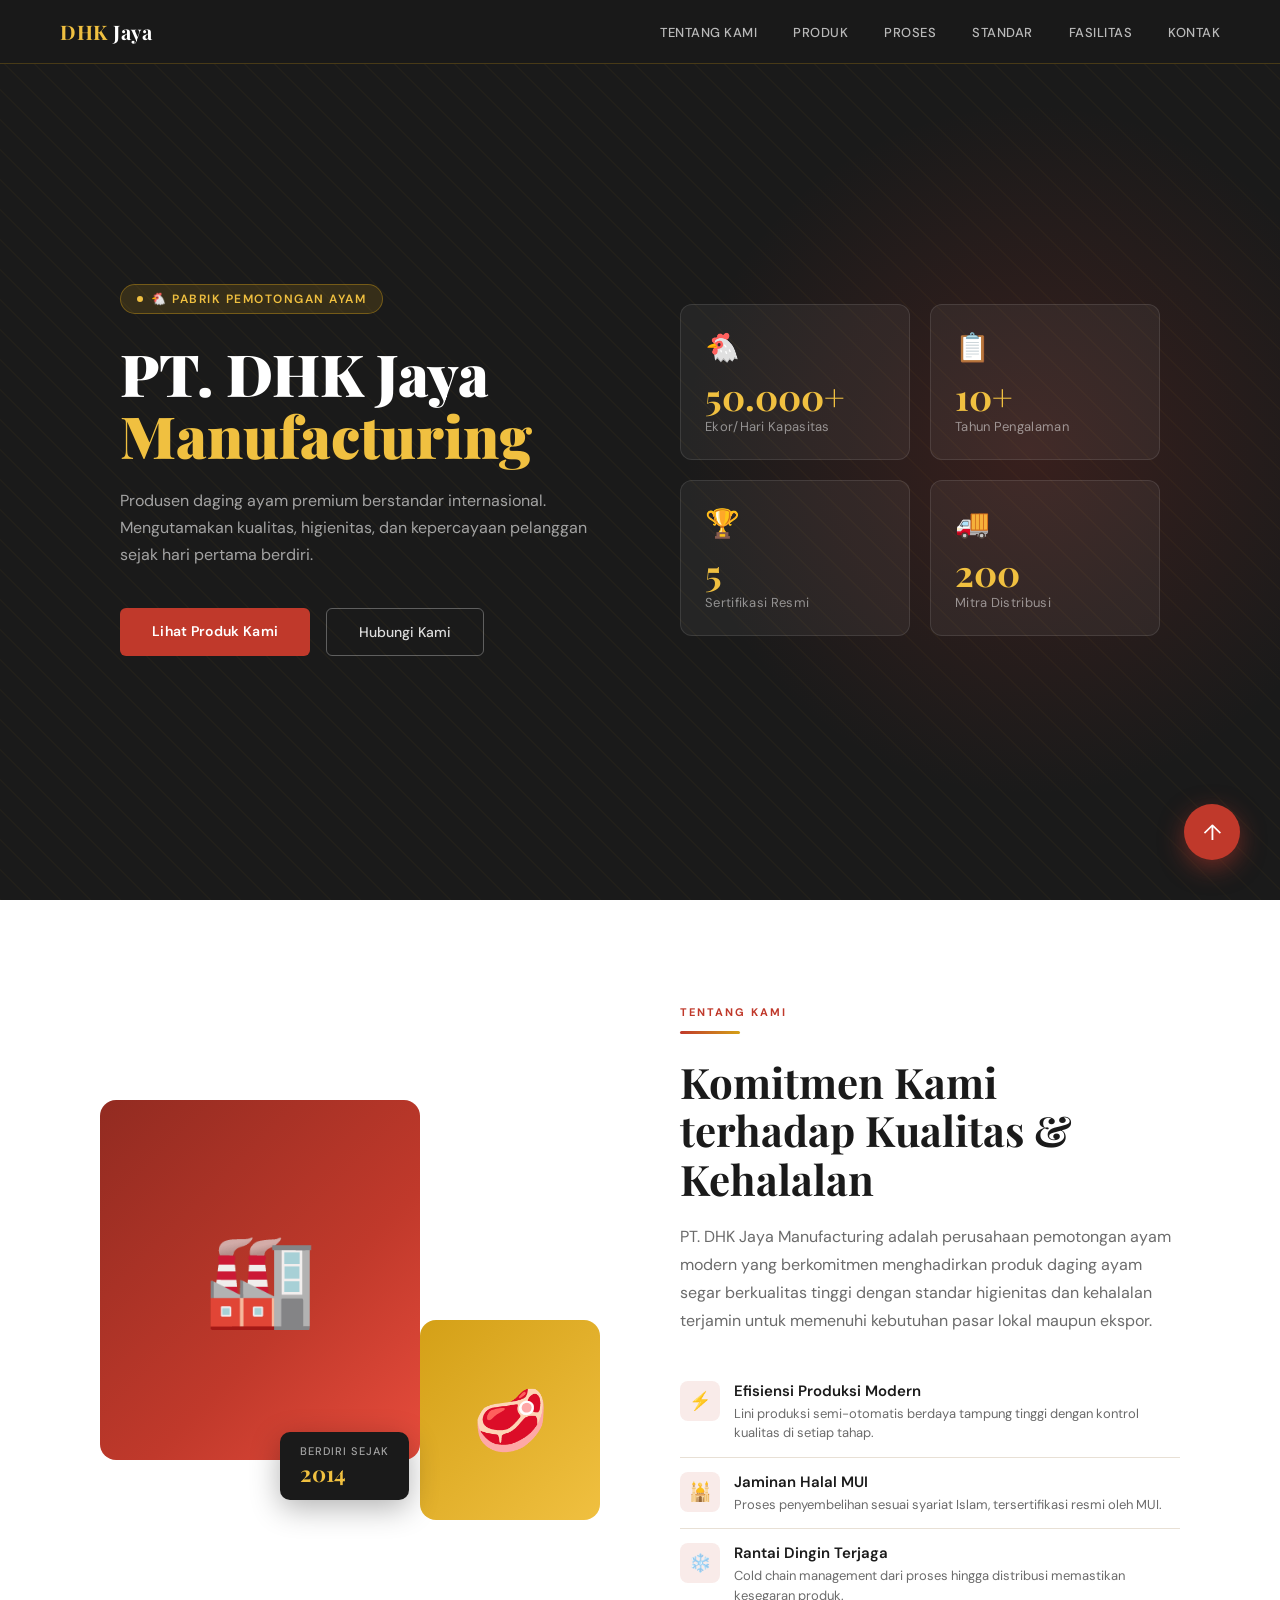
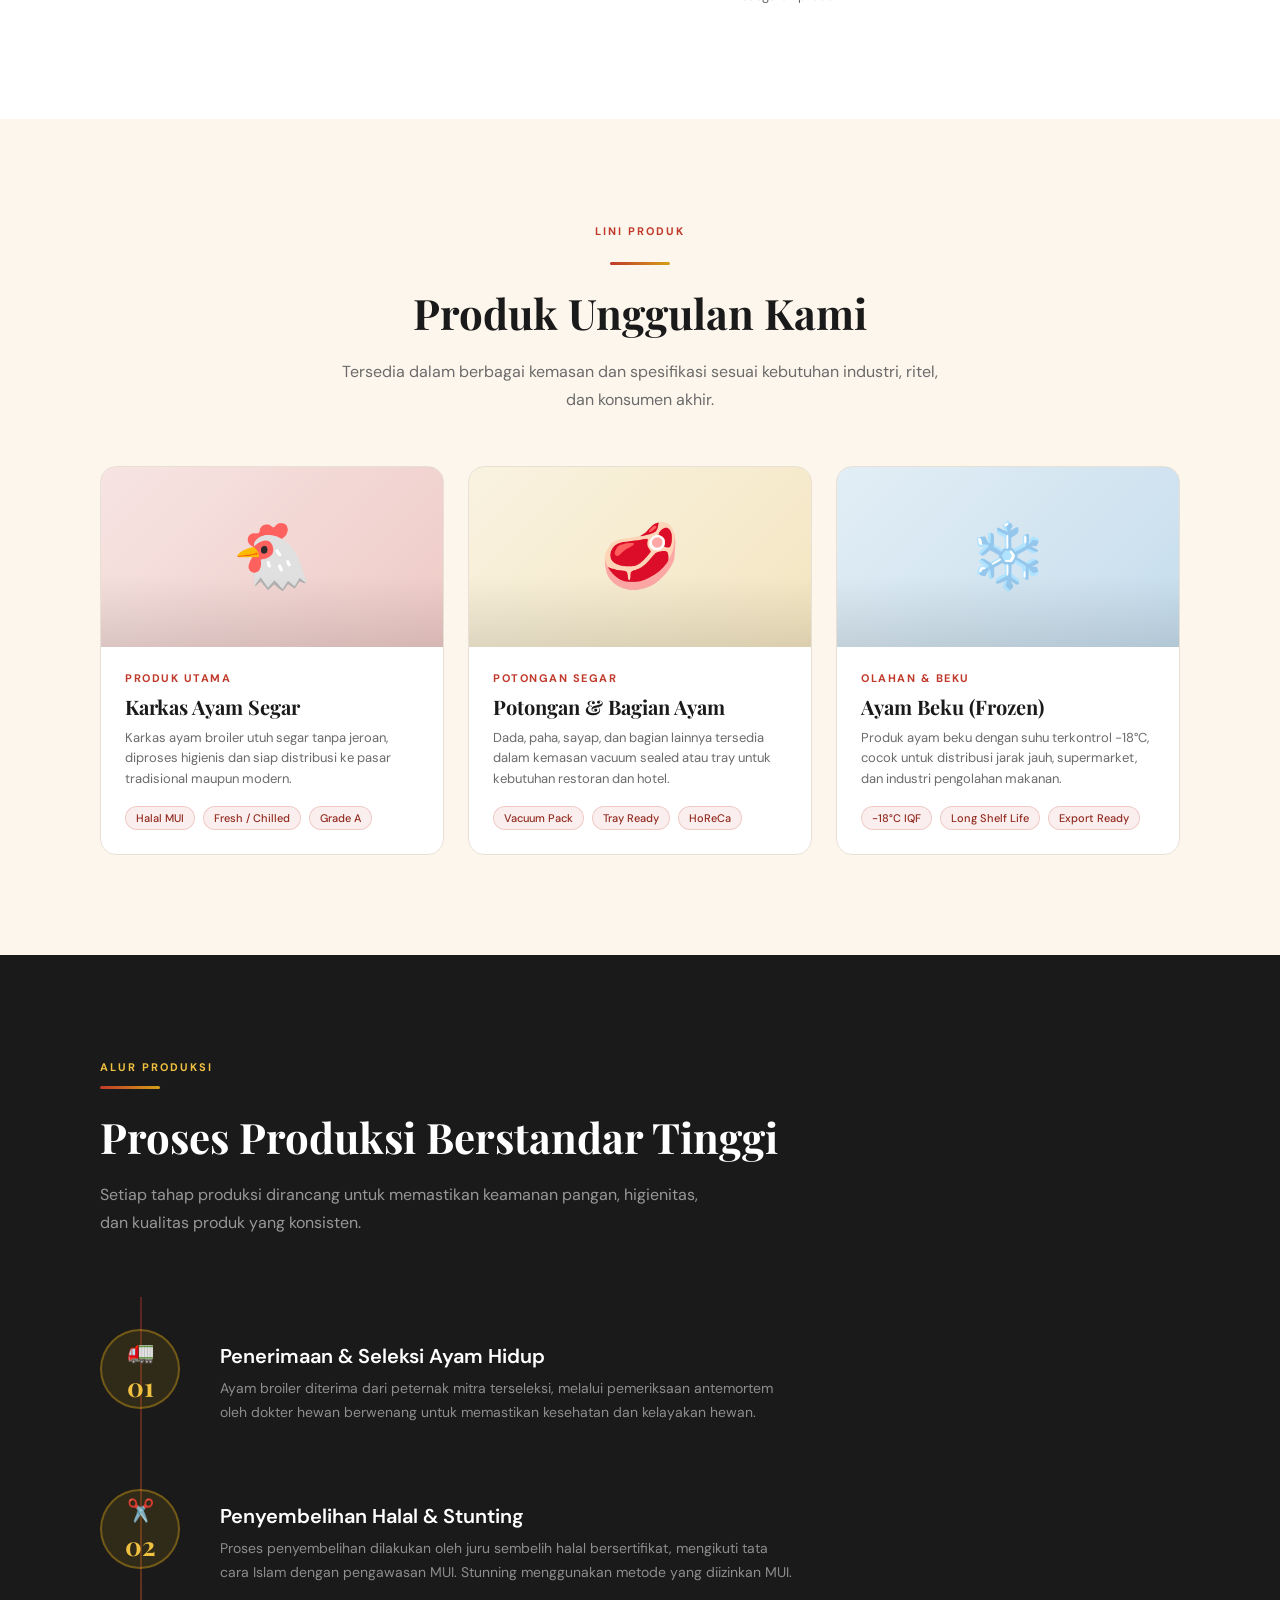
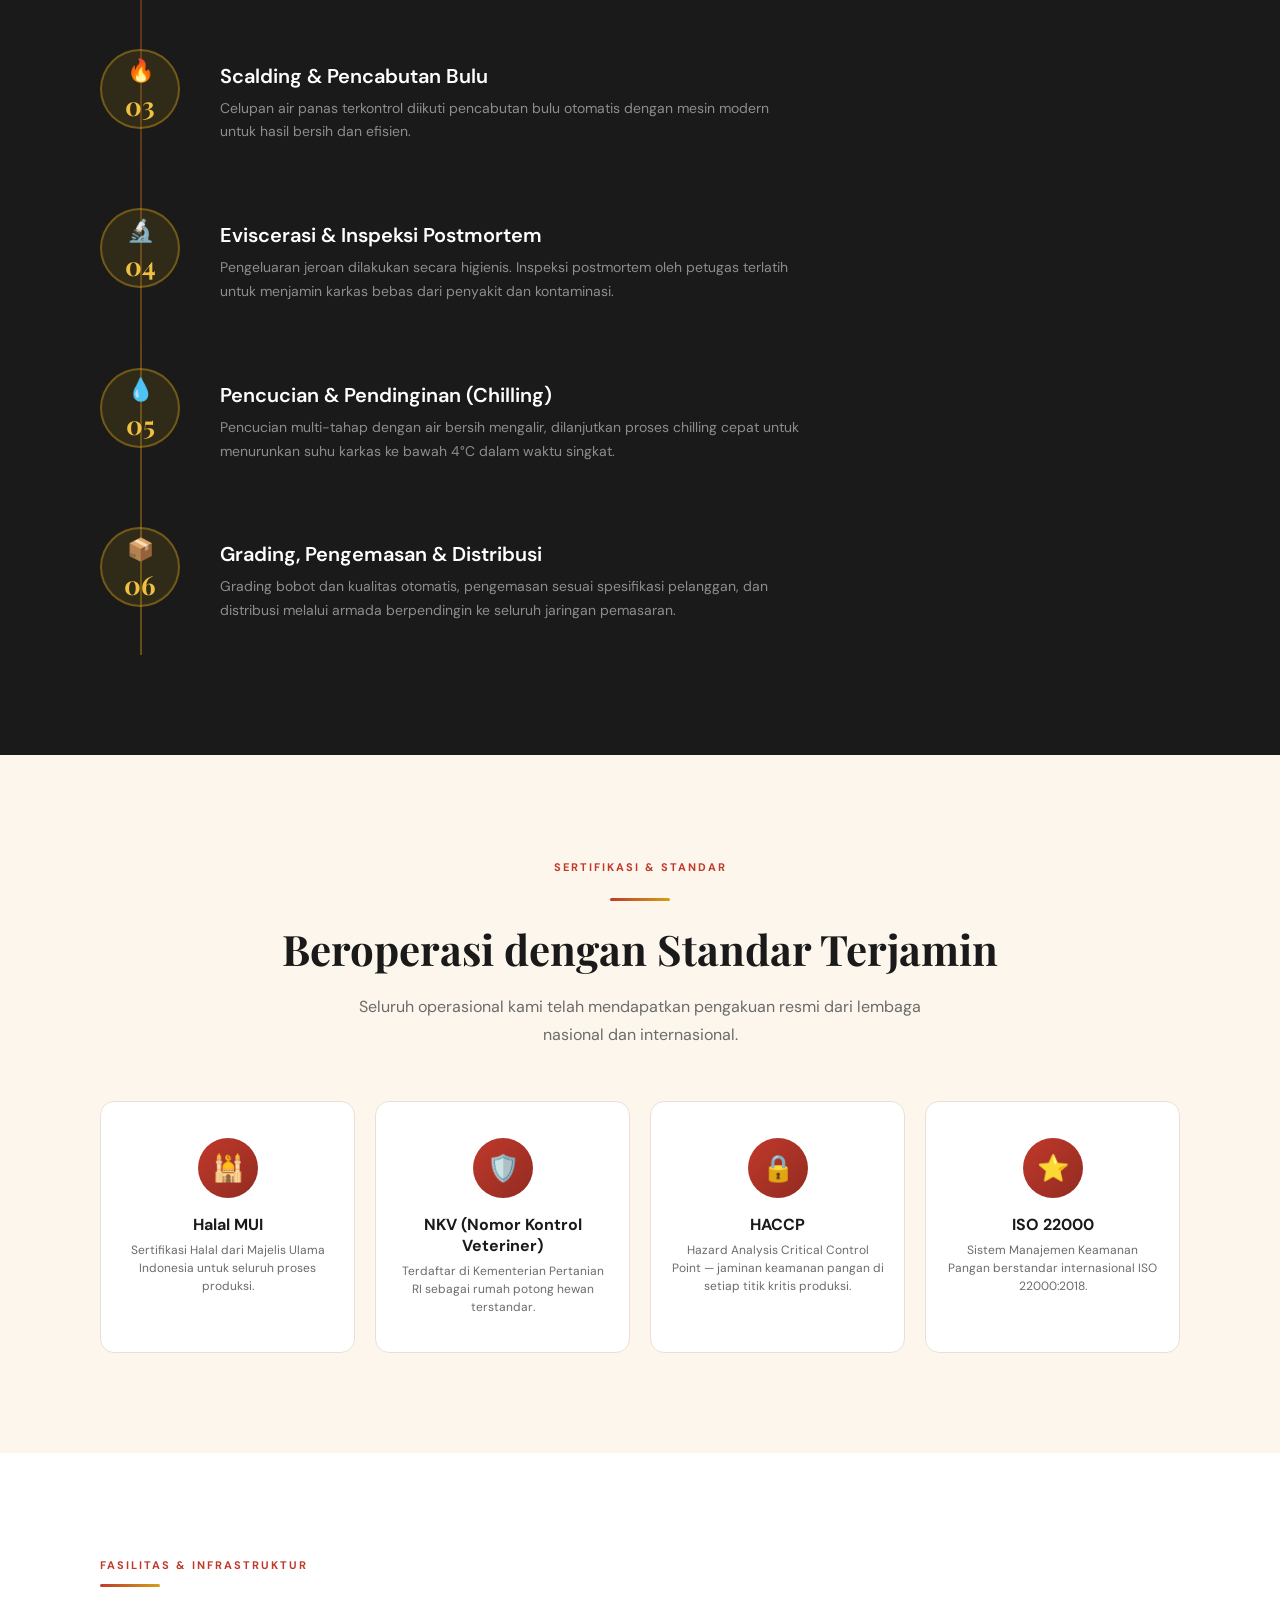
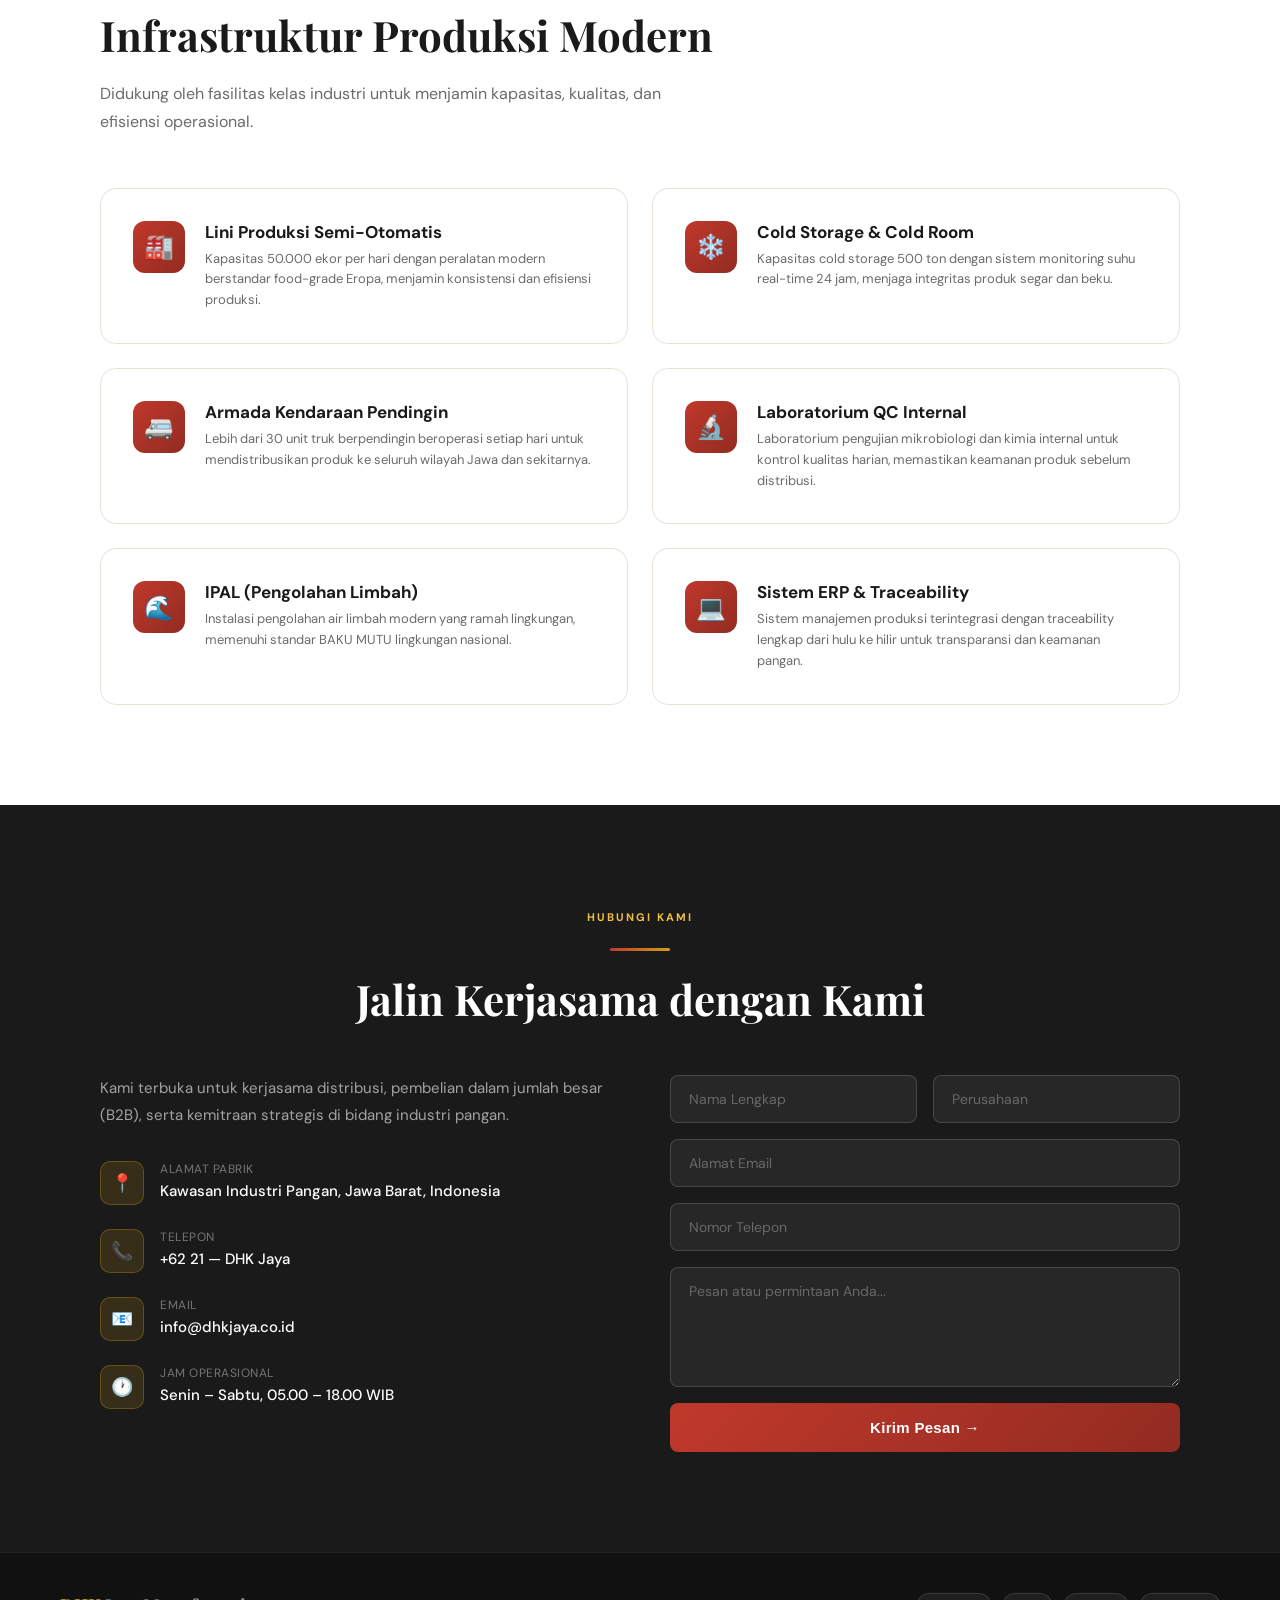
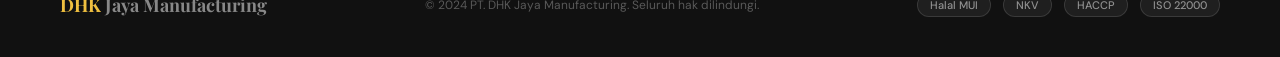
<file: compro_dhkjaya.html>
<!DOCTYPE html>
<html lang="id">

<head>
  <meta charset="UTF-8">
  <meta name="viewport" content="width=device-width, initial-scale=1.0">
  <title>PT. DHK Jaya Manufacturing — Company Profile</title>
  <link rel="preconnect" href="https://fonts.googleapis.com">
  <link
    href="https://fonts.googleapis.com/css2?family=Playfair+Display:wght@700;900&family=DM+Sans:wght@300;400;500;600&display=swap"
    rel="stylesheet">
  <style>
    :root {
      --red: #C0392B;
      --red-dark: #922B21;
      --red-light: #E74C3C;
      --gold: #D4A017;
      --gold-light: #F0C040;
      --cream: #FDF6EC;
      --cream-dark: #F5E8D0;
      --charcoal: #1A1A1A;
      --charcoal-mid: #2C2C2C;
      --gray: #6B6B6B;
      --gray-light: #E8E0D5;
      --white: #FFFFFF;
    }

    * {
      margin: 0;
      padding: 0;
      box-sizing: border-box;
    }

    html {
      scroll-behavior: smooth;
      overflow-x: hidden;
    }

    body {
      font-family: 'DM Sans', sans-serif;
      background: var(--cream);
      color: var(--charcoal);
      overflow-x: hidden;
      width: 100%;
    }

    /* ── NAVBAR ── */
    nav {
      position: fixed;
      top: 0;
      left: 0;
      right: 0;
      z-index: 100;
      display: flex;
      align-items: center;
      justify-content: space-between;
      padding: 18px 60px;
      background: rgba(26, 26, 26, 0.95);
      backdrop-filter: blur(12px);
      border-bottom: 1px solid rgba(212, 160, 23, 0.25);
      animation: slideDown .6s ease both;
      width: 100%;
      box-sizing: border-box;
      overflow: hidden;
    }

    .nav-logo {
      font-family: 'Playfair Display', serif;
      font-size: 20px;
      font-weight: 700;
      color: var(--gold-light);
      letter-spacing: .5px;
    }

    .nav-logo span {
      color: var(--white);
    }

    .nav-links {
      display: flex;
      gap: 36px;
      list-style: none;
    }

    .nav-links a {
      color: rgba(255, 255, 255, .7);
      text-decoration: none;
      font-size: 13px;
      font-weight: 500;
      letter-spacing: .5px;
      text-transform: uppercase;
      transition: color .3s;
    }

    .nav-links a:hover {
      color: var(--gold-light);
    }

    /* ── HERO ── */
    #hero {
      min-height: 100vh;
      background: var(--charcoal);
      position: relative;
      display: flex;
      align-items: center;
      overflow: hidden;
      width: 100%;
    }

    .hero-bg-pattern {
      position: absolute;
      inset: 0;
      background-image:
        repeating-linear-gradient(45deg, rgba(212, 160, 23, .04) 0, rgba(212, 160, 23, .04) 1px, transparent 0, transparent 50%);
      background-size: 30px 30px;
    }

    .hero-accent {
      position: absolute;
      right: -100px;
      top: 50%;
      transform: translateY(-50%);
      width: 700px;
      height: 700px;
      border-radius: 50%;
      background: radial-gradient(circle, rgba(192, 57, 43, .18) 0%, transparent 70%);
      animation: pulse 6s ease-in-out infinite;
    }

    .hero-content {
      position: relative;
      max-width: 1200px;
      margin: 0 auto;
      padding: 120px 60px 80px;
      display: grid;
      grid-template-columns: 1fr 1fr;
      gap: 80px;
      align-items: center;
    }

    .hero-badge {
      display: inline-flex;
      align-items: center;
      gap: 8px;
      background: rgba(212, 160, 23, .15);
      border: 1px solid rgba(212, 160, 23, .4);
      border-radius: 100px;
      padding: 6px 16px;
      font-size: 12px;
      font-weight: 600;
      color: var(--gold-light);
      letter-spacing: 1.5px;
      text-transform: uppercase;
      margin-bottom: 28px;
      animation: fadeUp .8s .2s ease both;
    }

    .hero-badge::before {
      content: '';
      width: 6px;
      height: 6px;
      border-radius: 50%;
      background: var(--gold-light);
      animation: blink 1.5s infinite;
    }

    .hero-title {
      font-family: 'Playfair Display', serif;
      font-size: 58px;
      font-weight: 900;
      line-height: 1.08;
      color: var(--white);
      animation: fadeUp .8s .4s ease both;
    }

    .hero-title .highlight {
      color: var(--gold-light);
      display: block;
    }

    .hero-tagline {
      margin-top: 20px;
      font-size: 16px;
      line-height: 1.7;
      color: rgba(255, 255, 255, .6);
      max-width: 480px;
      animation: fadeUp .8s .6s ease both;
    }

    .hero-cta {
      display: flex;
      gap: 16px;
      margin-top: 40px;
      animation: fadeUp .8s .8s ease both;
    }

    .btn-primary {
      background: var(--red);
      color: white;
      border: none;
      padding: 14px 32px;
      border-radius: 6px;
      font-size: 14px;
      font-weight: 600;
      cursor: pointer;
      text-decoration: none;
      transition: background .3s, transform .2s;
      letter-spacing: .3px;
    }

    .btn-primary:hover {
      background: var(--red-light);
      transform: translateY(-2px);
    }

    .btn-outline {
      background: transparent;
      color: rgba(255, 255, 255, .85);
      border: 1px solid rgba(255, 255, 255, .3);
      padding: 14px 32px;
      border-radius: 6px;
      font-size: 14px;
      font-weight: 500;
      cursor: pointer;
      text-decoration: none;
      transition: border-color .3s, color .3s, transform .2s;
    }

    .btn-outline:hover {
      border-color: var(--gold-light);
      color: var(--gold-light);
      transform: translateY(-2px);
    }

    .hero-stats {
      display: grid;
      grid-template-columns: 1fr 1fr;
      gap: 20px;
      animation: fadeUp .8s 1s ease both;
    }

    .stat-card {
      background: rgba(255, 255, 255, .05);
      border: 1px solid rgba(255, 255, 255, .1);
      border-radius: 12px;
      padding: 24px;
      transition: background .3s, border-color .3s, transform .3s;
    }

    .stat-card:hover {
      background: rgba(212, 160, 23, .08);
      border-color: rgba(212, 160, 23, .4);
      transform: translateY(-4px);
    }

    .stat-icon {
      font-size: 28px;
      margin-bottom: 12px;
    }

    .stat-number {
      font-size: 36px;
      font-weight: 700;
      color: var(--gold-light);
      font-family: 'Playfair Display', serif;
      line-height: 1;
    }

    .stat-label {
      font-size: 13px;
      color: rgba(255, 255, 255, .5);
      margin-top: 4px;
      letter-spacing: .3px;
    }

    /* ── SECTIONS COMMON ── */
    section {
      padding: 100px 60px;
      max-width: 1200px;
      margin: 0 auto;
    }

    .section-tag {
      display: inline-block;
      font-size: 11px;
      font-weight: 700;
      letter-spacing: 2px;
      text-transform: uppercase;
      color: var(--red);
      margin-bottom: 12px;
    }

    .section-title {
      font-family: 'Playfair Display', serif;
      font-size: 42px;
      font-weight: 700;
      line-height: 1.15;
      color: var(--charcoal);
      margin-bottom: 20px;
    }

    .section-desc {
      font-size: 16px;
      line-height: 1.75;
      color: var(--gray);
      max-width: 600px;
    }

    .divider {
      width: 60px;
      height: 3px;
      background: linear-gradient(90deg, var(--red), var(--gold));
      border-radius: 2px;
      margin-bottom: 24px;
    }

    /* ── ABOUT ── */
    #about {
      background: var(--white);
      max-width: 100%;
      padding: 100px 0;
    }

    .about-inner {
      max-width: 1200px;
      margin: 0 auto;
      padding: 0 60px;
      display: grid;
      grid-template-columns: 1fr 1fr;
      gap: 80px;
      align-items: center;
    }

    .about-visual {
      position: relative;
      height: 420px;
    }

    .about-img-block {
      position: absolute;
      border-radius: 16px;
      overflow: hidden;
    }

    .about-img-main {
      width: 320px;
      height: 360px;
      top: 0;
      left: 0;
      background: linear-gradient(135deg, var(--red-dark) 0%, var(--red) 60%, var(--red-light) 100%);
      display: flex;
      align-items: center;
      justify-content: center;
      font-size: 90px;
      animation: scaleIn .8s ease both;
    }

    .about-img-accent {
      width: 180px;
      height: 200px;
      bottom: 0;
      right: 0;
      background: linear-gradient(135deg, var(--gold) 0%, var(--gold-light) 100%);
      display: flex;
      align-items: center;
      justify-content: center;
      font-size: 60px;
      animation: scaleIn .8s .3s ease both;
    }

    .about-year-badge {
      position: absolute;
      bottom: 20px;
      left: 180px;
      background: var(--charcoal);
      color: var(--gold-light);
      padding: 12px 20px;
      border-radius: 10px;
      font-family: 'Playfair Display', serif;
      font-size: 22px;
      font-weight: 700;
      z-index: 10;
      box-shadow: 0 8px 30px rgba(0, 0, 0, .3);
      animation: fadeUp .8s .6s ease both;
    }

    .about-year-badge small {
      display: block;
      font-family: 'DM Sans', sans-serif;
      font-size: 11px;
      font-weight: 500;
      color: rgba(255, 255, 255, .6);
      letter-spacing: 1px;
      text-transform: uppercase;
    }

    .value-list {
      list-style: none;
      margin-top: 32px;
    }

    .value-list li {
      display: flex;
      align-items: flex-start;
      gap: 14px;
      padding: 14px 0;
      border-bottom: 1px solid var(--gray-light);
      animation: fadeLeft .6s ease both;
    }

    .value-list li:last-child {
      border-bottom: none;
    }

    .v-icon {
      width: 40px;
      height: 40px;
      flex-shrink: 0;
      border-radius: 8px;
      background: rgba(192, 57, 43, .1);
      display: flex;
      align-items: center;
      justify-content: center;
      font-size: 18px;
    }

    .v-title {
      font-weight: 600;
      font-size: 15px;
      margin-bottom: 3px;
    }

    .v-desc {
      font-size: 13px;
      color: var(--gray);
      line-height: 1.5;
    }

    /* ── PRODUCTS ── */
    #products {
      background: var(--cream);
    }

    .products-grid {
      display: grid;
      grid-template-columns: repeat(3, 1fr);
      gap: 24px;
      margin-top: 52px;
    }

    .product-card {
      background: var(--white);
      border-radius: 16px;
      overflow: hidden;
      border: 1px solid var(--gray-light);
      transition: transform .35s cubic-bezier(.25, .8, .25, 1), box-shadow .35s;
      cursor: default;
    }

    .product-card:hover {
      transform: translateY(-8px);
      box-shadow: 0 20px 60px rgba(192, 57, 43, .12);
    }

    .product-img {
      height: 180px;
      display: flex;
      align-items: center;
      justify-content: center;
      font-size: 64px;
      position: relative;
      overflow: hidden;
    }

    .product-img::after {
      content: '';
      position: absolute;
      inset: 0;
      background: linear-gradient(180deg, transparent 60%, rgba(0, 0, 0, .1));
    }

    .product-body {
      padding: 24px;
    }

    .product-tag {
      font-size: 11px;
      font-weight: 700;
      letter-spacing: 1.5px;
      text-transform: uppercase;
      color: var(--red);
      margin-bottom: 8px;
    }

    .product-name {
      font-family: 'Playfair Display', serif;
      font-size: 20px;
      font-weight: 700;
      margin-bottom: 8px;
    }

    .product-desc {
      font-size: 13px;
      color: var(--gray);
      line-height: 1.6;
    }

    .product-features {
      margin-top: 16px;
      display: flex;
      flex-wrap: wrap;
      gap: 8px;
    }

    .feat-chip {
      font-size: 11px;
      font-weight: 500;
      padding: 4px 10px;
      background: rgba(192, 57, 43, .08);
      color: var(--red-dark);
      border-radius: 100px;
      border: 1px solid rgba(192, 57, 43, .2);
    }

    /* ── PROCESS ── */
    #process {
      background: var(--charcoal);
      max-width: 100%;
      padding: 100px 0;
    }

    .process-inner {
      max-width: 1200px;
      margin: 0 auto;
      padding: 0 60px;
    }

    .process-inner .section-title {
      color: var(--white);
    }

    .process-inner .section-desc {
      color: rgba(255, 255, 255, .55);
    }

    .process-inner .section-tag {
      color: var(--gold-light);
    }

    .steps-timeline {
      margin-top: 60px;
      position: relative;
    }

    .steps-timeline::before {
      content: '';
      position: absolute;
      left: 40px;
      top: 0;
      bottom: 0;
      width: 2px;
      background: linear-gradient(180deg, var(--red) 0%, var(--gold) 100%);
      opacity: .4;
    }

    .step {
      display: flex;
      gap: 40px;
      align-items: flex-start;
      padding: 32px 0;
      animation: fadeLeft .6s ease both;
    }

    .step-num {
      flex-shrink: 0;
      width: 80px;
      height: 80px;
      border-radius: 50%;
      background: rgba(212, 160, 23, .12);
      border: 2px solid rgba(212, 160, 23, .4);
      display: flex;
      align-items: center;
      justify-content: center;
      font-family: 'Playfair Display', serif;
      font-size: 26px;
      font-weight: 700;
      color: var(--gold-light);
      flex-direction: column;
      position: relative;
      z-index: 1;
      transition: background .3s, border-color .3s, transform .3s;
    }

    .step:hover .step-num {
      background: rgba(212, 160, 23, .25);
      border-color: var(--gold-light);
      transform: scale(1.08);
    }

    .step-body {
      padding-top: 14px;
    }

    .step-title {
      font-size: 20px;
      font-weight: 600;
      color: var(--white);
      margin-bottom: 8px;
    }

    .step-desc {
      font-size: 14px;
      line-height: 1.7;
      color: rgba(255, 255, 255, .5);
      max-width: 580px;
    }

    .step-icon {
      font-size: 22px;
      margin-bottom: 4px;
    }

    /* ── STANDARDS ── */
    #standards {
      background: var(--cream);
    }

    .standards-grid {
      display: grid;
      grid-template-columns: repeat(4, 1fr);
      gap: 20px;
      margin-top: 52px;
    }

    .std-card {
      text-align: center;
      padding: 36px 20px;
      border-radius: 14px;
      background: var(--white);
      border: 1px solid var(--gray-light);
      transition: transform .3s, box-shadow .3s, border-color .3s;
    }

    .std-card:hover {
      transform: translateY(-6px);
      box-shadow: 0 16px 40px rgba(0, 0, 0, .08);
      border-color: var(--red);
    }

    .std-badge {
      width: 60px;
      height: 60px;
      border-radius: 50%;
      background: linear-gradient(135deg, var(--red) 0%, var(--red-dark) 100%);
      display: flex;
      align-items: center;
      justify-content: center;
      font-size: 26px;
      margin: 0 auto 16px;
      color: white;
    }

    .std-name {
      font-weight: 700;
      font-size: 16px;
      margin-bottom: 6px;
    }

    .std-desc {
      font-size: 12px;
      color: var(--gray);
      line-height: 1.5;
    }

    /* ── FACILITIES ── */
    #facilities {
      background: var(--white);
      max-width: 100%;
      padding: 100px 0;
    }

    .facilities-inner {
      max-width: 1200px;
      margin: 0 auto;
      padding: 0 60px;
    }

    .fac-grid {
      display: grid;
      grid-template-columns: repeat(2, 1fr);
      gap: 24px;
      margin-top: 52px;
    }

    .fac-card {
      border-radius: 16px;
      padding: 32px;
      display: flex;
      gap: 20px;
      align-items: flex-start;
      border: 1px solid var(--gray-light);
      transition: box-shadow .3s, border-color .3s, transform .3s;
    }

    .fac-card:hover {
      box-shadow: 0 12px 40px rgba(192, 57, 43, .1);
      border-color: rgba(192, 57, 43, .35);
      transform: translateY(-4px);
    }

    .fac-icon {
      width: 52px;
      height: 52px;
      flex-shrink: 0;
      border-radius: 12px;
      background: linear-gradient(135deg, var(--red) 0%, var(--red-dark) 100%);
      display: flex;
      align-items: center;
      justify-content: center;
      font-size: 24px;
      color: white;
    }

    .fac-title {
      font-weight: 700;
      font-size: 17px;
      margin-bottom: 6px;
    }

    .fac-desc {
      font-size: 13px;
      color: var(--gray);
      line-height: 1.6;
    }

    /* ── CONTACT ── */
    #contact {
      background: var(--charcoal);
      max-width: 100%;
      padding: 100px 0 0;
    }

    .contact-inner {
      max-width: 1200px;
      margin: 0 auto;
      padding: 0 60px 100px;
    }

    .contact-inner .section-title {
      color: var(--white);
    }

    .contact-inner .section-tag {
      color: var(--gold-light);
    }

    .contact-grid {
      display: grid;
      grid-template-columns: 1fr 1fr;
      gap: 60px;
      margin-top: 52px;
    }

    .contact-info {
      display: flex;
      flex-direction: column;
      gap: 24px;
    }

    .contact-item {
      display: flex;
      gap: 16px;
      align-items: flex-start;
    }

    .contact-icon {
      width: 44px;
      height: 44px;
      flex-shrink: 0;
      border-radius: 10px;
      background: rgba(212, 160, 23, .15);
      border: 1px solid rgba(212, 160, 23, .3);
      display: flex;
      align-items: center;
      justify-content: center;
      font-size: 18px;
    }

    .contact-label {
      font-size: 12px;
      color: rgba(255, 255, 255, .4);
      letter-spacing: .5px;
      text-transform: uppercase;
      margin-bottom: 4px;
    }

    .contact-value {
      font-size: 15px;
      color: var(--white);
      font-weight: 500;
    }

    .contact-form {
      display: flex;
      flex-direction: column;
      gap: 16px;
    }

    .form-row {
      display: grid;
      grid-template-columns: 1fr 1fr;
      gap: 16px;
    }

    .form-input {
      width: 100%;
      padding: 14px 18px;
      background: rgba(255, 255, 255, .06);
      border: 1px solid rgba(255, 255, 255, .15);
      border-radius: 8px;
      color: var(--white);
      font-family: 'DM Sans', sans-serif;
      font-size: 14px;
      outline: none;
      transition: border-color .3s, background .3s;
    }

    .form-input:focus {
      border-color: var(--gold-light);
      background: rgba(255, 255, 255, .09);
    }

    .form-input::placeholder {
      color: rgba(255, 255, 255, .3);
    }

    textarea.form-input {
      resize: vertical;
      min-height: 120px;
    }

    .form-submit {
      background: linear-gradient(135deg, var(--red) 0%, var(--red-dark) 100%);
      color: white;
      border: none;
      padding: 16px;
      border-radius: 8px;
      font-size: 15px;
      font-weight: 600;
      cursor: pointer;
      transition: transform .2s, box-shadow .2s;
      letter-spacing: .3px;
    }

    .form-submit:hover {
      transform: translateY(-2px);
      box-shadow: 0 8px 24px rgba(192, 57, 43, .4);
    }

    /* ── FOOTER ── */
    footer {
      background: #111;
      padding: 40px 60px;
      display: flex;
      align-items: center;
      justify-content: space-between;
      border-top: 1px solid rgba(255, 255, 255, .08);
      flex-wrap: wrap;
      gap: 16px;
    }

    .footer-logo {
      font-family: 'Playfair Display', serif;
      font-size: 18px;
      color: var(--gold-light);
      font-weight: 700;
    }

    .footer-logo span {
      color: rgba(255, 255, 255, .5);
    }

    .footer-copy {
      font-size: 12px;
      color: rgba(255, 255, 255, .3);
    }

    .footer-cert {
      display: flex;
      gap: 12px;
    }

    .cert-chip {
      padding: 4px 12px;
      background: rgba(255, 255, 255, .06);
      border: 1px solid rgba(255, 255, 255, .12);
      border-radius: 100px;
      font-size: 11px;
      color: rgba(255, 255, 255, .5);
      font-weight: 500;
    }

    /* ── SCROLL REVEAL ── */
    .reveal {
      opacity: 0;
      transform: translateY(40px);
      transition: opacity .8s ease, transform .8s ease;
    }

    .reveal.visible {
      opacity: 1;
      transform: translateY(0);
    }

    .reveal-left {
      opacity: 0;
      transform: translateX(-40px);
      transition: opacity .8s ease, transform .8s ease;
    }

    .reveal-left.visible {
      opacity: 1;
      transform: translateX(0);
    }

    /* ── KEYFRAMES ── */
    @keyframes slideDown {
      from {
        opacity: 0;
        transform: translateY(-20px);
      }

      to {
        opacity: 1;
        transform: translateY(0);
      }
    }

    @keyframes fadeUp {
      from {
        opacity: 0;
        transform: translateY(30px);
      }

      to {
        opacity: 1;
        transform: translateY(0);
      }
    }

    @keyframes fadeLeft {
      from {
        opacity: 0;
        transform: translateX(-20px);
      }

      to {
        opacity: 1;
        transform: translateX(0);
      }
    }

    @keyframes scaleIn {
      from {
        opacity: 0;
        transform: scale(.85);
      }

      to {
        opacity: 1;
        transform: scale(1);
      }
    }

    @keyframes pulse {

      0%,
      100% {
        opacity: .6;
        transform: translateY(-50%) scale(1);
      }

      50% {
        opacity: 1;
        transform: translateY(-50%) scale(1.08);
      }
    }

    @keyframes blink {

      0%,
      100% {
        opacity: 1;
      }

      50% {
        opacity: .3;
      }
    }

    @keyframes countUp {
      from {
        opacity: 0;
      }

      to {
        opacity: 1;
      }
    }

    /* ── SCROLL PROGRESS ── */
    #progress-bar {
      position: fixed;
      top: 0;
      left: 0;
      height: 3px;
      background: linear-gradient(90deg, var(--red), var(--gold));
      z-index: 200;
      transition: width .1s;
      width: 0%;
    }

    /* ── FLOATING ORNAMENT ── */
    .floating-tag {
      position: fixed;
      bottom: 40px;
      right: 40px;
      background: var(--red);
      color: white;
      width: 56px;
      height: 56px;
      border-radius: 50%;
      display: flex;
      align-items: center;
      justify-content: center;
      font-size: 22px;
      box-shadow: 0 8px 24px rgba(192, 57, 43, .5);
      cursor: pointer;
      z-index: 99;
      animation: bounce 2.5s ease-in-out infinite;
      text-decoration: none;
    }

    @keyframes bounce {

      0%,
      100% {
        transform: translateY(0);
      }

      50% {
        transform: translateY(-8px);
      }
    }

    /* ── RESPONSIVE MOBILE OPTIMIZATION (VERSI BERSIH) ── */
  @media (max-width: 900px) {
    /* Global & Navbar */
    nav { padding: 14px 20px; }
    .nav-links { display: none; }
    .nav-logo { font-size: 18px; }
    section, #about, #process, #facilities, #contact { padding: 60px 20px; }

    /* Hero Section */
    #hero { padding-top: 60px; min-height: auto; }
    .hero-content { grid-template-columns: 1fr; padding: 60px 20px; gap: 40px; text-align: center; }
    .hero-title { font-size: 32px; line-height: 1.2; }
    .hero-badge { font-size: 10px; margin: 0 auto 20px; }
    .hero-tagline { font-size: 14px; margin: 20px auto; }
    .hero-cta { justify-content: center; flex-direction: column; width: 100%; gap: 12px; }
    .btn-primary, .btn-outline { width: 100%; text-align: center; padding: 12px; }

    /* Hero Stats */
    .hero-stats { grid-template-columns: repeat(2, 1fr); gap: 12px; width: 100%; }
    .stat-card { padding: 16px; }
    .stat-number { font-size: 24px; }
    .stat-label { font-size: 11px; }

    /* About Section */
    .about-inner { grid-template-columns: 1fr; gap: 40px; padding: 0; }
    .about-visual { height: 300px; display: flex; justify-content: center; align-items: center; }
    .about-img-main { width: 220px; height: 260px; font-size: 60px; }
    .about-img-accent { width: 120px; height: 140px; font-size: 40px; }
    .about-year-badge { left: 50%; transform: translateX(-50%); bottom: -10px; font-size: 18px; padding: 8px 16px; }

    /* Products & Standards (Grid reset ke 1 kolom) */
    .products-grid, .standards-grid, .fac-grid { grid-template-columns: 1fr; gap: 20px; }
    .std-card { padding: 24px 15px; }

    /* Process Section (Perbaikan Timeline) */
    .process-inner { padding: 0; }
    .steps-timeline { margin-top: 40px; }
    .steps-timeline::before { left: 25px; }
    .step { gap: 15px; padding: 20px 0; align-items: flex-start; text-align: left; }
    .step-num { width: 50px; height: 50px; font-size: 16px; border-width: 1.5px; flex-shrink: 0; }
    .step-icon { font-size: 14px; margin-bottom: 2px; }
    .step-body { padding-top: 5px; }
    .step-title { font-size: 16px; margin-bottom: 4px; line-height: 1.3; }
    .step-desc { font-size: 13px; line-height: 1.6; }

    /* Facilities Section */
    .facilities-inner { padding: 0; }
    .fac-card { padding: 20px; gap: 15px; align-items: center; }
    .fac-icon { width: 44px; height: 44px; font-size: 20px; }
    .fac-title { font-size: 15px; }

    /* Contact Section */
    #contact { padding-bottom: 0; }
    .contact-inner { padding-bottom: 60px; }
    .contact-grid { grid-template-columns: 1fr; gap: 40px; margin-top: 30px; }
    .contact-info { gap: 20px; text-align: left; align-items: flex-start; }
    .contact-item { width: 100%; gap: 12px; }
    .contact-icon { width: 36px; height: 36px; font-size: 16px; }
    .contact-value { font-size: 14px; }
    .form-row { grid-template-columns: 1fr; gap: 12px; }
    .form-input { padding: 12px 15px; font-size: 14px; }

    /* Footer & Extras */
    footer { padding: 30px 20px; flex-direction: column; text-align: center; gap: 24px; }
    .footer-cert { justify-content: center; flex-wrap: wrap; }
    .floating-tag { bottom: 20px; right: 20px; width: 44px; height: 44px; font-size: 18px; }
  }
  </style>
</head>

<body>
  <div id="progress-bar"></div>
 
  <!-- NAV -->
  <nav>
    <div class="nav-logo">DHK<span> Jaya</span></div>
    <ul class="nav-links">
      <li><a href="#about">Tentang Kami</a></li>
      <li><a href="#products">Produk</a></li>
      <li><a href="#process">Proses</a></li>
      <li><a href="#standards">Standar</a></li>
      <li><a href="#facilities">Fasilitas</a></li>
      <li><a href="#contact">Kontak</a></li>
    </ul>
  </nav>

  <!-- HERO -->
  <div id="hero">
    <div class="hero-bg-pattern"></div>
    <div class="hero-accent"></div>
    <div class="hero-content">
      <div>
        <div class="hero-badge">🐔 Pabrik Pemotongan Ayam</div>
        <h1 class="hero-title">
          PT. DHK Jaya
          <span class="highlight">Manufacturing</span>
        </h1>
        <p class="hero-tagline">
          Produsen daging ayam premium berstandar internasional. Mengutamakan kualitas, higienitas, dan kepercayaan
          pelanggan sejak hari pertama berdiri.
        </p>
        <div class="hero-cta">
          <a href="#products" class="btn-primary">Lihat Produk Kami</a>
          <a href="#contact" class="btn-outline">Hubungi Kami</a>
        </div>
      </div>
      <div class="hero-stats">
        <div class="stat-card">
          <div class="stat-icon">🐔</div>
          <div class="stat-number" data-target="50000">0</div>
          <div class="stat-label">Ekor/Hari Kapasitas</div>
        </div>
        <div class="stat-card">
          <div class="stat-icon">📋</div>
          <div class="stat-number" data-target="10">0</div>
          <div class="stat-label">Tahun Pengalaman</div>
        </div>
        <div class="stat-card">
          <div class="stat-icon">🏆</div>
          <div class="stat-number" data-target="5">0</div>
          <div class="stat-label">Sertifikasi Resmi</div>
        </div>
        <div class="stat-card">
          <div class="stat-icon">🚚</div>
          <div class="stat-number" data-target="200">0</div>
          <div class="stat-label">Mitra Distribusi</div>
        </div>
      </div>
    </div>
  </div>

  <!-- ABOUT -->
  <div id="about">
    <div class="about-inner">
      <div class="about-visual reveal-left">
        <div class="about-img-block about-img-main">🏭</div>
        <div class="about-img-block about-img-accent">🥩</div>
        <div class="about-year-badge">
          <small>Berdiri Sejak</small>
          2014
        </div>
      </div>
      <div class="reveal">
        <div class="section-tag">Tentang Kami</div>
        <div class="divider"></div>
        <h2 class="section-title">Komitmen Kami terhadap Kualitas & Kehalalan</h2>
        <p class="section-desc">
          PT. DHK Jaya Manufacturing adalah perusahaan pemotongan ayam modern yang berkomitmen menghadirkan produk
          daging ayam segar berkualitas tinggi dengan standar higienitas dan kehalalan terjamin untuk memenuhi kebutuhan
          pasar lokal maupun ekspor.
        </p>
        <ul class="value-list">
          <li style="animation-delay:.1s">
            <div class="v-icon">⚡</div>
            <div>
              <div class="v-title">Efisiensi Produksi Modern</div>
              <div class="v-desc">Lini produksi semi-otomatis berdaya tampung tinggi dengan kontrol kualitas di setiap
                tahap.</div>
            </div>
          </li>
          <li style="animation-delay:.2s">
            <div class="v-icon">🕌</div>
            <div>
              <div class="v-title">Jaminan Halal MUI</div>
              <div class="v-desc">Proses penyembelihan sesuai syariat Islam, tersertifikasi resmi oleh MUI.</div>
            </div>
          </li>
          <li style="animation-delay:.3s">
            <div class="v-icon">❄️</div>
            <div>
              <div class="v-title">Rantai Dingin Terjaga</div>
              <div class="v-desc">Cold chain management dari proses hingga distribusi memastikan kesegaran produk.</div>
            </div>
          </li>
        </ul>
      </div>
    </div>
  </div>

  <!-- PRODUCTS -->
  <section id="products">
    <div class="reveal" style="text-align:center">
      <div class="section-tag">Lini Produk</div>
      <div class="divider" style="margin:12px auto 24px"></div>
      <h2 class="section-title">Produk Unggulan Kami</h2>
      <p class="section-desc" style="margin:0 auto">Tersedia dalam berbagai kemasan dan spesifikasi sesuai kebutuhan
        industri, ritel, dan konsumen akhir.</p>
    </div>
    <div class="products-grid">
      <div class="product-card reveal" style="transition-delay:.1s">
        <div class="product-img" style="background:linear-gradient(135deg,#C0392B22,#C0392B44)">🐔</div>
        <div class="product-body">
          <div class="product-tag">Produk Utama</div>
          <div class="product-name">Karkas Ayam Segar</div>
          <div class="product-desc">Karkas ayam broiler utuh segar tanpa jeroan, diproses higienis dan siap distribusi
            ke pasar tradisional maupun modern.</div>
          <div class="product-features">
            <span class="feat-chip">Halal MUI</span>
            <span class="feat-chip">Fresh / Chilled</span>
            <span class="feat-chip">Grade A</span>
          </div>
        </div>
      </div>
      <div class="product-card reveal" style="transition-delay:.2s">
        <div class="product-img" style="background:linear-gradient(135deg,#D4A01722,#D4A01744)">🥩</div>
        <div class="product-body">
          <div class="product-tag">Potongan Segar</div>
          <div class="product-name">Potongan & Bagian Ayam</div>
          <div class="product-desc">Dada, paha, sayap, dan bagian lainnya tersedia dalam kemasan vacuum sealed atau tray
            untuk kebutuhan restoran dan hotel.</div>
          <div class="product-features">
            <span class="feat-chip">Vacuum Pack</span>
            <span class="feat-chip">Tray Ready</span>
            <span class="feat-chip">HoReCa</span>
          </div>
        </div>
      </div>
      <div class="product-card reveal" style="transition-delay:.3s">
        <div class="product-img" style="background:linear-gradient(135deg,#2980B922,#2980B944)">❄️</div>
        <div class="product-body">
          <div class="product-tag">Olahan & Beku</div>
          <div class="product-name">Ayam Beku (Frozen)</div>
          <div class="product-desc">Produk ayam beku dengan suhu terkontrol -18°C, cocok untuk distribusi jarak jauh,
            supermarket, dan industri pengolahan makanan.</div>
          <div class="product-features">
            <span class="feat-chip">-18°C IQF</span>
            <span class="feat-chip">Long Shelf Life</span>
            <span class="feat-chip">Export Ready</span>
          </div>
        </div>
      </div>
    </div>
  </section>

  <!-- PROCESS -->
  <div id="process">
    <div class="process-inner">
      <div class="reveal">
        <div class="section-tag">Alur Produksi</div>
        <div class="divider"></div>
        <h2 class="section-title">Proses Produksi Berstandar Tinggi</h2>
        <p class="section-desc">Setiap tahap produksi dirancang untuk memastikan keamanan pangan, higienitas, dan
          kualitas produk yang konsisten.</p>
      </div>
      <div class="steps-timeline">
        <div class="step reveal" style="transition-delay:.1s">
          <div class="step-num">
            <div class="step-icon">🚛</div>01
          </div>
          <div class="step-body">
            <div class="step-title">Penerimaan & Seleksi Ayam Hidup</div>
            <div class="step-desc">Ayam broiler diterima dari peternak mitra terseleksi, melalui pemeriksaan antemortem
              oleh dokter hewan berwenang untuk memastikan kesehatan dan kelayakan hewan.</div>
          </div>
        </div>
        <div class="step reveal" style="transition-delay:.2s">
          <div class="step-num">
            <div class="step-icon">✂️</div>02
          </div>
          <div class="step-body">
            <div class="step-title">Penyembelihan Halal & Stunting</div>
            <div class="step-desc">Proses penyembelihan dilakukan oleh juru sembelih halal bersertifikat, mengikuti tata
              cara Islam dengan pengawasan MUI. Stunning menggunakan metode yang diizinkan MUI.</div>
          </div>
        </div>
        <div class="step reveal" style="transition-delay:.3s">
          <div class="step-num">
            <div class="step-icon">🔥</div>03
          </div>
          <div class="step-body">
            <div class="step-title">Scalding & Pencabutan Bulu</div>
            <div class="step-desc">Celupan air panas terkontrol diikuti pencabutan bulu otomatis dengan mesin modern
              untuk hasil bersih dan efisien.</div>
          </div>
        </div>
        <div class="step reveal" style="transition-delay:.4s">
          <div class="step-num">
            <div class="step-icon">🔬</div>04
          </div>
          <div class="step-body">
            <div class="step-title">Eviscerasi & Inspeksi Postmortem</div>
            <div class="step-desc">Pengeluaran jeroan dilakukan secara higienis. Inspeksi postmortem oleh petugas
              terlatih untuk menjamin karkas bebas dari penyakit dan kontaminasi.</div>
          </div>
        </div>
        <div class="step reveal" style="transition-delay:.5s">
          <div class="step-num">
            <div class="step-icon">💧</div>05
          </div>
          <div class="step-body">
            <div class="step-title">Pencucian & Pendinginan (Chilling)</div>
            <div class="step-desc">Pencucian multi-tahap dengan air bersih mengalir, dilanjutkan proses chilling cepat
              untuk menurunkan suhu karkas ke bawah 4°C dalam waktu singkat.</div>
          </div>
        </div>
        <div class="step reveal" style="transition-delay:.6s">
          <div class="step-num">
            <div class="step-icon">📦</div>06
          </div>
          <div class="step-body">
            <div class="step-title">Grading, Pengemasan & Distribusi</div>
            <div class="step-desc">Grading bobot dan kualitas otomatis, pengemasan sesuai spesifikasi pelanggan, dan
              distribusi melalui armada berpendingin ke seluruh jaringan pemasaran.</div>
          </div>
        </div>
      </div>
    </div>
  </div>

  <!-- STANDARDS -->
  <section id="standards">
    <div class="reveal" style="text-align:center">
      <div class="section-tag">Sertifikasi & Standar</div>
      <div class="divider" style="margin:12px auto 24px"></div>
      <h2 class="section-title">Beroperasi dengan Standar Terjamin</h2>
      <p class="section-desc" style="margin:0 auto">Seluruh operasional kami telah mendapatkan pengakuan resmi dari
        lembaga nasional dan internasional.</p>
    </div>
    <div class="standards-grid">
      <div class="std-card reveal" style="transition-delay:.1s">
        <div class="std-badge">🕌</div>
        <div class="std-name">Halal MUI</div>
        <div class="std-desc">Sertifikasi Halal dari Majelis Ulama Indonesia untuk seluruh proses produksi.</div>
      </div>
      <div class="std-card reveal" style="transition-delay:.2s">
        <div class="std-badge">🛡️</div>
        <div class="std-name">NKV (Nomor Kontrol Veteriner)</div>
        <div class="std-desc">Terdaftar di Kementerian Pertanian RI sebagai rumah potong hewan terstandar.</div>
      </div>
      <div class="std-card reveal" style="transition-delay:.3s">
        <div class="std-badge">🔒</div>
        <div class="std-name">HACCP</div>
        <div class="std-desc">Hazard Analysis Critical Control Point — jaminan keamanan pangan di setiap titik kritis
          produksi.</div>
      </div>
      <div class="std-card reveal" style="transition-delay:.4s">
        <div class="std-badge">⭐</div>
        <div class="std-name">ISO 22000</div>
        <div class="std-desc">Sistem Manajemen Keamanan Pangan berstandar internasional ISO 22000:2018.</div>
      </div>
    </div>
  </section>

  <!-- FACILITIES -->
  <div id="facilities">
    <div class="facilities-inner">
      <div class="reveal">
        <div class="section-tag">Fasilitas & Infrastruktur</div>
        <div class="divider"></div>
        <h2 class="section-title">Infrastruktur Produksi Modern</h2>
        <p class="section-desc">Didukung oleh fasilitas kelas industri untuk menjamin kapasitas, kualitas, dan efisiensi
          operasional.</p>
      </div>
      <div class="fac-grid">
        <div class="fac-card reveal" style="transition-delay:.1s">
          <div class="fac-icon">🏭</div>
          <div>
            <div class="fac-title">Lini Produksi Semi-Otomatis</div>
            <div class="fac-desc">Kapasitas 50.000 ekor per hari dengan peralatan modern berstandar food-grade Eropa,
              menjamin konsistensi dan efisiensi produksi.</div>
          </div>
        </div>
        <div class="fac-card reveal" style="transition-delay:.2s">
          <div class="fac-icon">❄️</div>
          <div>
            <div class="fac-title">Cold Storage & Cold Room</div>
            <div class="fac-desc">Kapasitas cold storage 500 ton dengan sistem monitoring suhu real-time 24 jam, menjaga
              integritas produk segar dan beku.</div>
          </div>
        </div>
        <div class="fac-card reveal" style="transition-delay:.3s">
          <div class="fac-icon">🚐</div>
          <div>
            <div class="fac-title">Armada Kendaraan Pendingin</div>
            <div class="fac-desc">Lebih dari 30 unit truk berpendingin beroperasi setiap hari untuk mendistribusikan
              produk ke seluruh wilayah Jawa dan sekitarnya.</div>
          </div>
        </div>
        <div class="fac-card reveal" style="transition-delay:.4s">
          <div class="fac-icon">🔬</div>
          <div>
            <div class="fac-title">Laboratorium QC Internal</div>
            <div class="fac-desc">Laboratorium pengujian mikrobiologi dan kimia internal untuk kontrol kualitas harian,
              memastikan keamanan produk sebelum distribusi.</div>
          </div>
        </div>
        <div class="fac-card reveal" style="transition-delay:.5s">
          <div class="fac-icon">🌊</div>
          <div>
            <div class="fac-title">IPAL (Pengolahan Limbah)</div>
            <div class="fac-desc">Instalasi pengolahan air limbah modern yang ramah lingkungan, memenuhi standar BAKU
              MUTU lingkungan nasional.</div>
          </div>
        </div>
        <div class="fac-card reveal" style="transition-delay:.6s">
          <div class="fac-icon">💻</div>
          <div>
            <div class="fac-title">Sistem ERP & Traceability</div>
            <div class="fac-desc">Sistem manajemen produksi terintegrasi dengan traceability lengkap dari hulu ke hilir
              untuk transparansi dan keamanan pangan.</div>
          </div>
        </div>
      </div>
    </div>
  </div>

  <!-- CONTACT -->
  <div id="contact">
    <div class="contact-inner">
      <div class="reveal" style="text-align:center">
        <div class="section-tag">Hubungi Kami</div>
        <div class="divider" style="margin:12px auto 24px"></div>
        <h2 class="section-title">Jalin Kerjasama dengan Kami</h2>
      </div>
      <div class="contact-grid">
        <div class="contact-info reveal">
          <p style="font-size:15px;line-height:1.8;color:rgba(255,255,255,.6);margin-bottom:8px;">
            Kami terbuka untuk kerjasama distribusi, pembelian dalam jumlah besar (B2B), serta kemitraan strategis di
            bidang industri pangan.
          </p>
          <div class="contact-item">
            <div class="contact-icon">📍</div>
            <div>
              <div class="contact-label">Alamat Pabrik</div>
              <div class="contact-value">Kawasan Industri Pangan, Jawa Barat, Indonesia</div>
            </div>
          </div>
          <div class="contact-item">
            <div class="contact-icon">📞</div>
            <div>
              <div class="contact-label">Telepon</div>
              <div class="contact-value">+62 21 — DHK Jaya</div>
            </div>
          </div>
          <div class="contact-item">
            <div class="contact-icon">📧</div>
            <div>
              <div class="contact-label">Email</div>
              <div class="contact-value">info@dhkjaya.co.id</div>
            </div>
          </div>
          <div class="contact-item">
            <div class="contact-icon">🕐</div>
            <div>
              <div class="contact-label">Jam Operasional</div>
              <div class="contact-value">Senin – Sabtu, 05.00 – 18.00 WIB</div>
            </div>
          </div>
        </div>
        <div class="reveal" style="transition-delay:.2s">
          <div class="contact-form">
            <div class="form-row">
              <input type="text" class="form-input" placeholder="Nama Lengkap">
              <input type="text" class="form-input" placeholder="Perusahaan">
            </div>
            <input type="email" class="form-input" placeholder="Alamat Email">
            <input type="text" class="form-input" placeholder="Nomor Telepon">
            <textarea class="form-input" placeholder="Pesan atau permintaan Anda..."></textarea>
            <button class="form-submit">Kirim Pesan →</button>
          </div>
        </div>
      </div>
    </div>
  </div>

  <!-- FOOTER -->
  <footer>
    <div class="footer-logo">DHK <span>Jaya Manufacturing</span></div>
    <div class="footer-copy">© 2024 PT. DHK Jaya Manufacturing. Seluruh hak dilindungi.</div>
    <div class="footer-cert">
      <span class="cert-chip">Halal MUI</span>
      <span class="cert-chip">NKV</span>
      <span class="cert-chip">HACCP</span>
      <span class="cert-chip">ISO 22000</span>
    </div>
  </footer>

  <a href="#hero" class="floating-tag" title="Kembali ke atas">↑</a>

  <script>
    // Progress bar
    window.addEventListener('scroll', () => {
      const doc = document.documentElement;
      const pct = (doc.scrollTop / (doc.scrollHeight - doc.clientHeight)) * 100;
      document.getElementById('progress-bar').style.width = pct + '%';
    });

    // Scroll reveal
    const revealEls = document.querySelectorAll('.reveal, .reveal-left');
    const obs = new IntersectionObserver((entries) => {
      entries.forEach(e => { if (e.isIntersecting) { e.target.classList.add('visible'); obs.unobserve(e.target); } });
    }, { threshold: 0.15, rootMargin: '0px 0px -40px 0px' });
    revealEls.forEach(el => obs.observe(el));

    // Counter animation
    function animateCount(el, target, duration = 1800) {
      let start = null;
      const isLarge = target >= 1000;
      const step = (ts) => {
        if (!start) start = ts;
        const progress = Math.min((ts - start) / duration, 1);
        const eased = 1 - Math.pow(1 - progress, 3);
        const current = Math.round(eased * target);
        el.textContent = isLarge ? current.toLocaleString('id-ID') + '+' : current + (target === 10 ? '+' : '');
        if (progress < 1) requestAnimationFrame(step);
      };
      requestAnimationFrame(step);
    }

    const counterObs = new IntersectionObserver((entries) => {
      entries.forEach(e => {
        if (e.isIntersecting) {
          const target = parseInt(e.target.dataset.target);
          animateCount(e.target, target);
          counterObs.unobserve(e.target);
        }
      });
    }, { threshold: .5 });
    document.querySelectorAll('[data-target]').forEach(el => counterObs.observe(el));

    // Stagger step animations
    document.querySelectorAll('.step').forEach((s, i) => {
      s.style.transitionDelay = (i * .12) + 's';
    });
  </script>
</body>

</html>
</file>
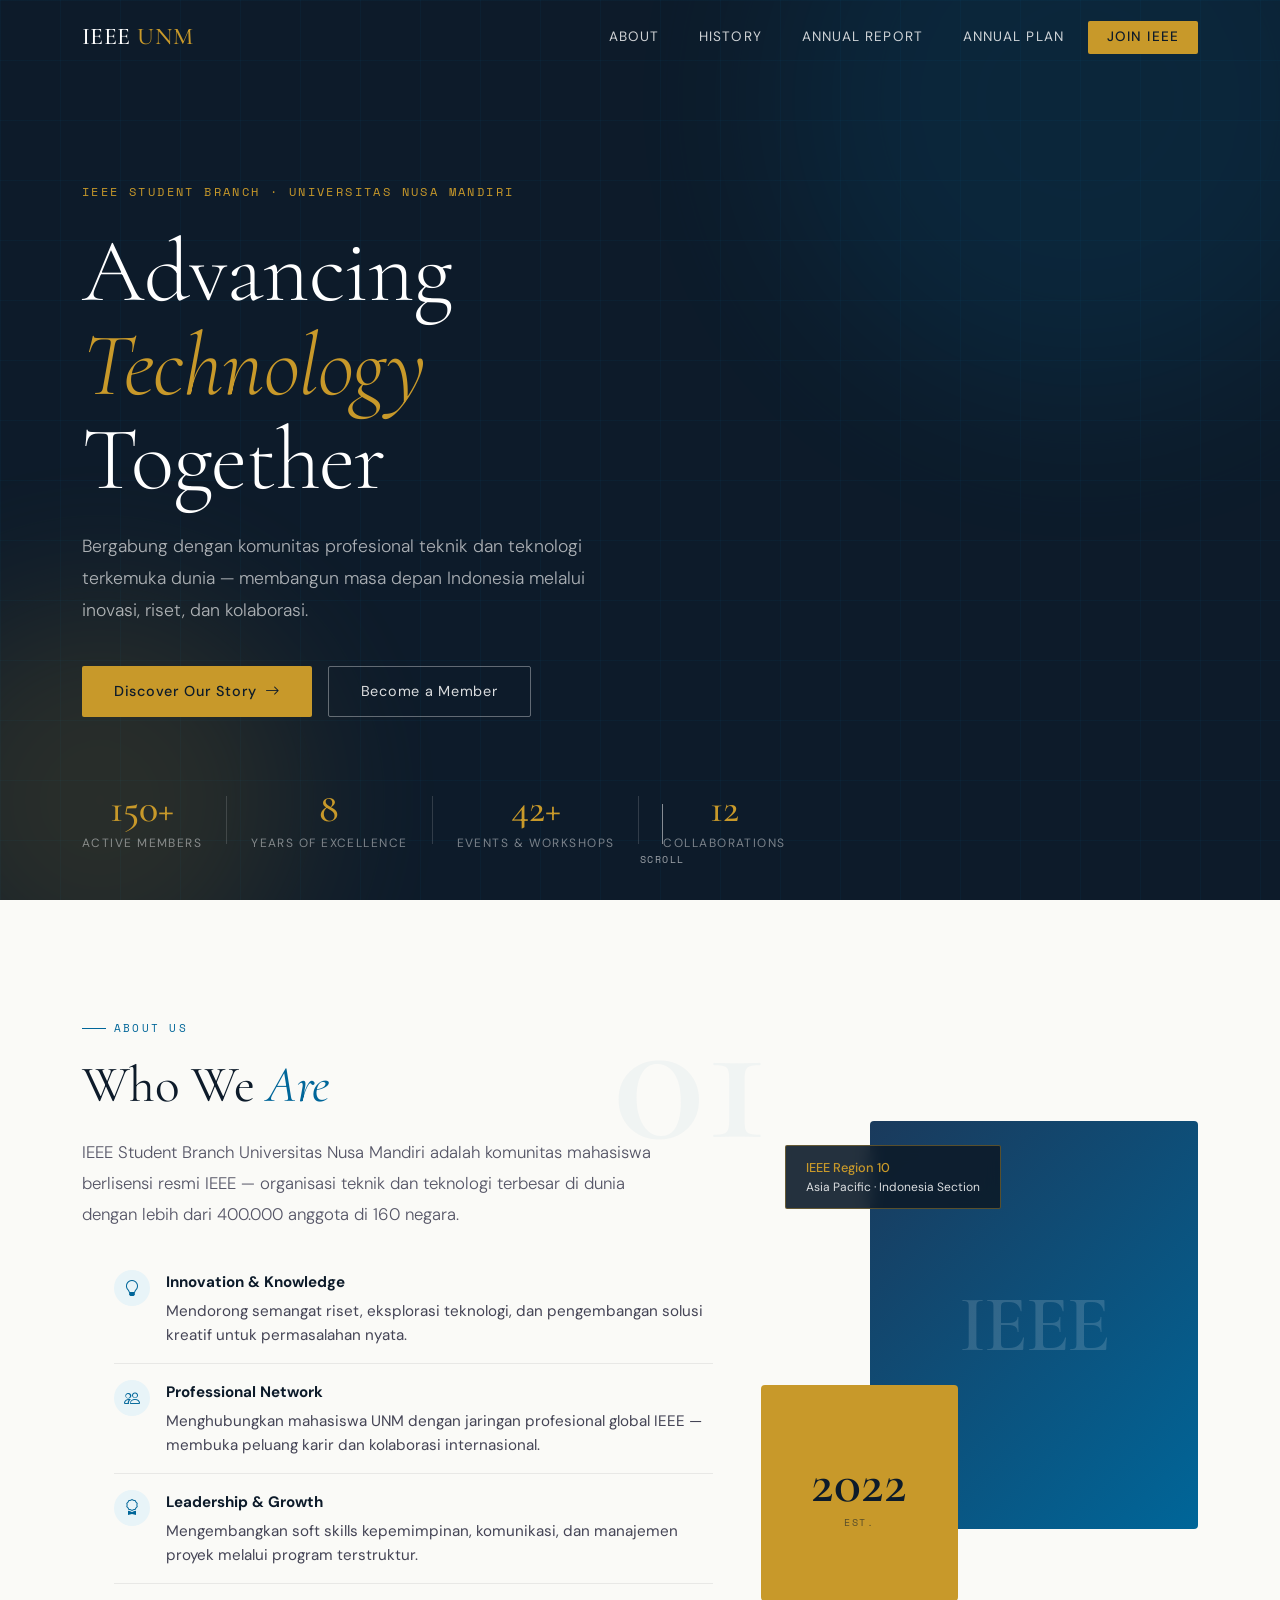
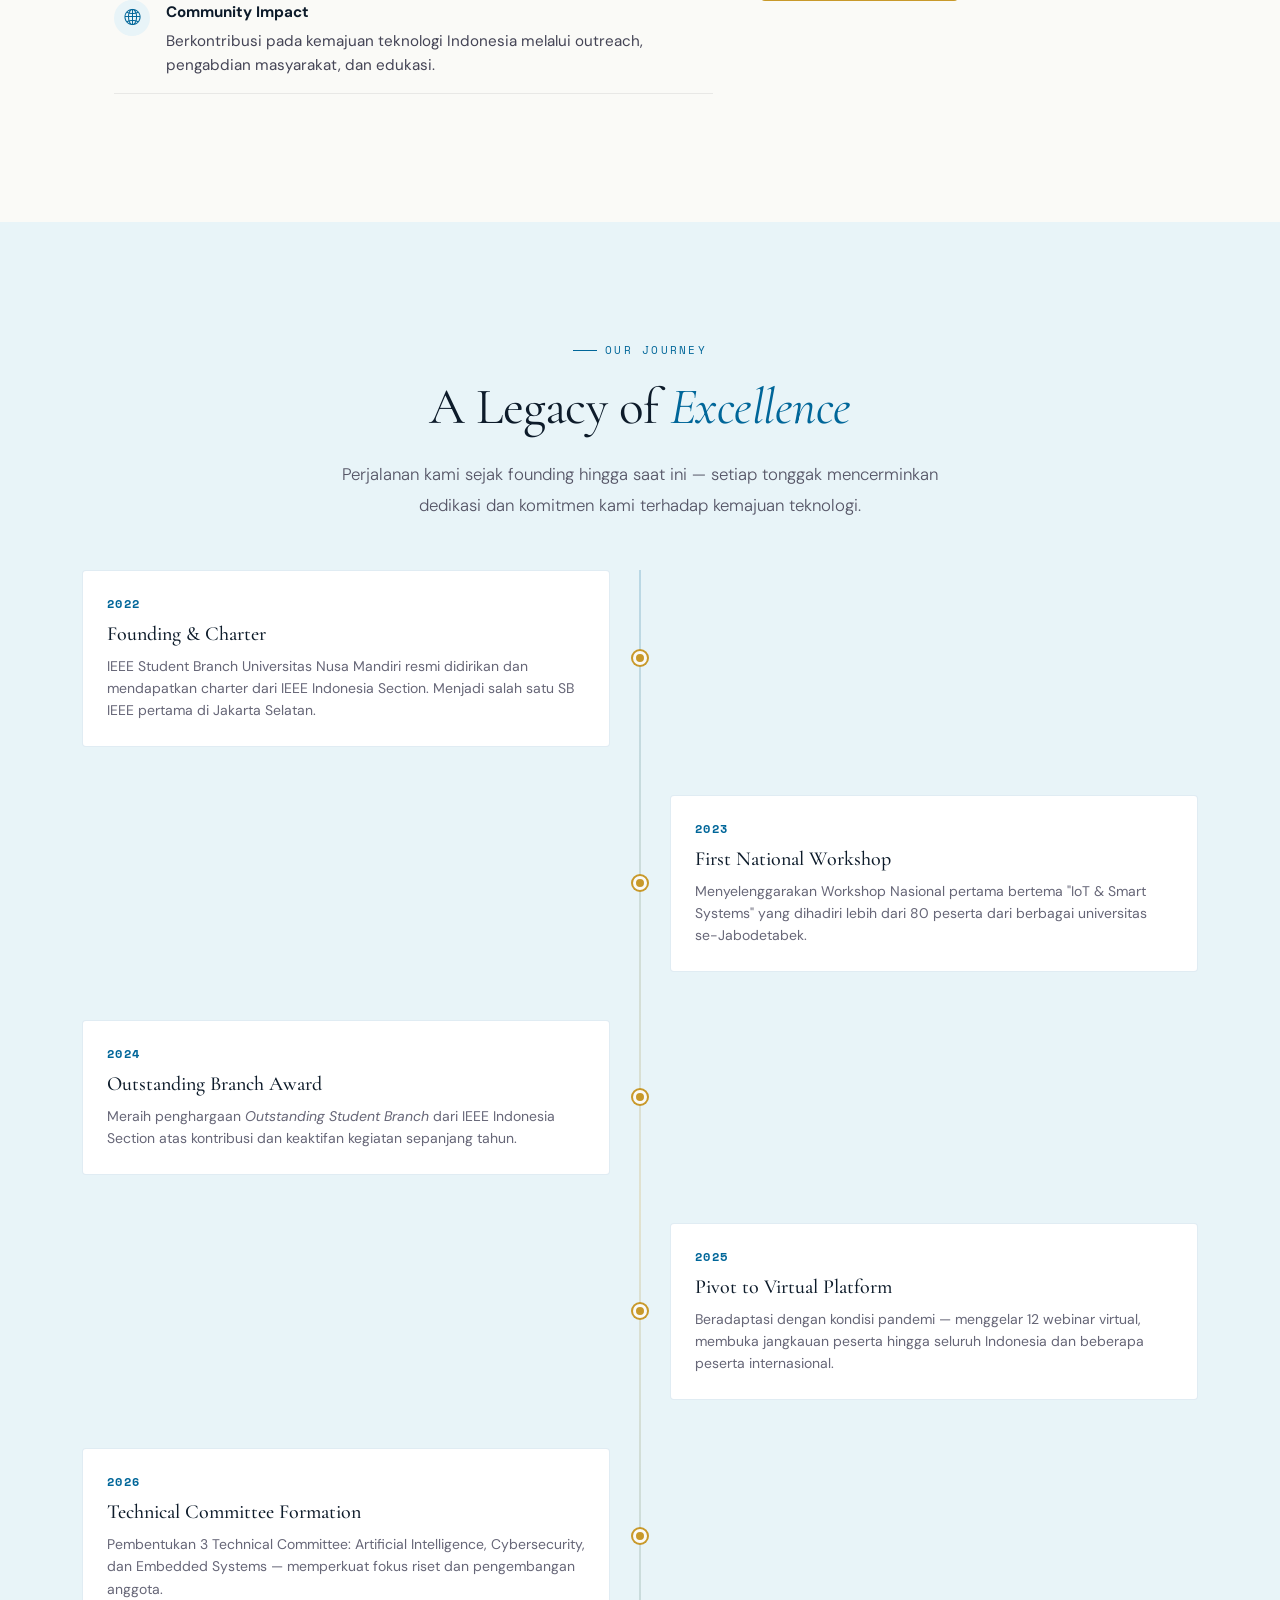
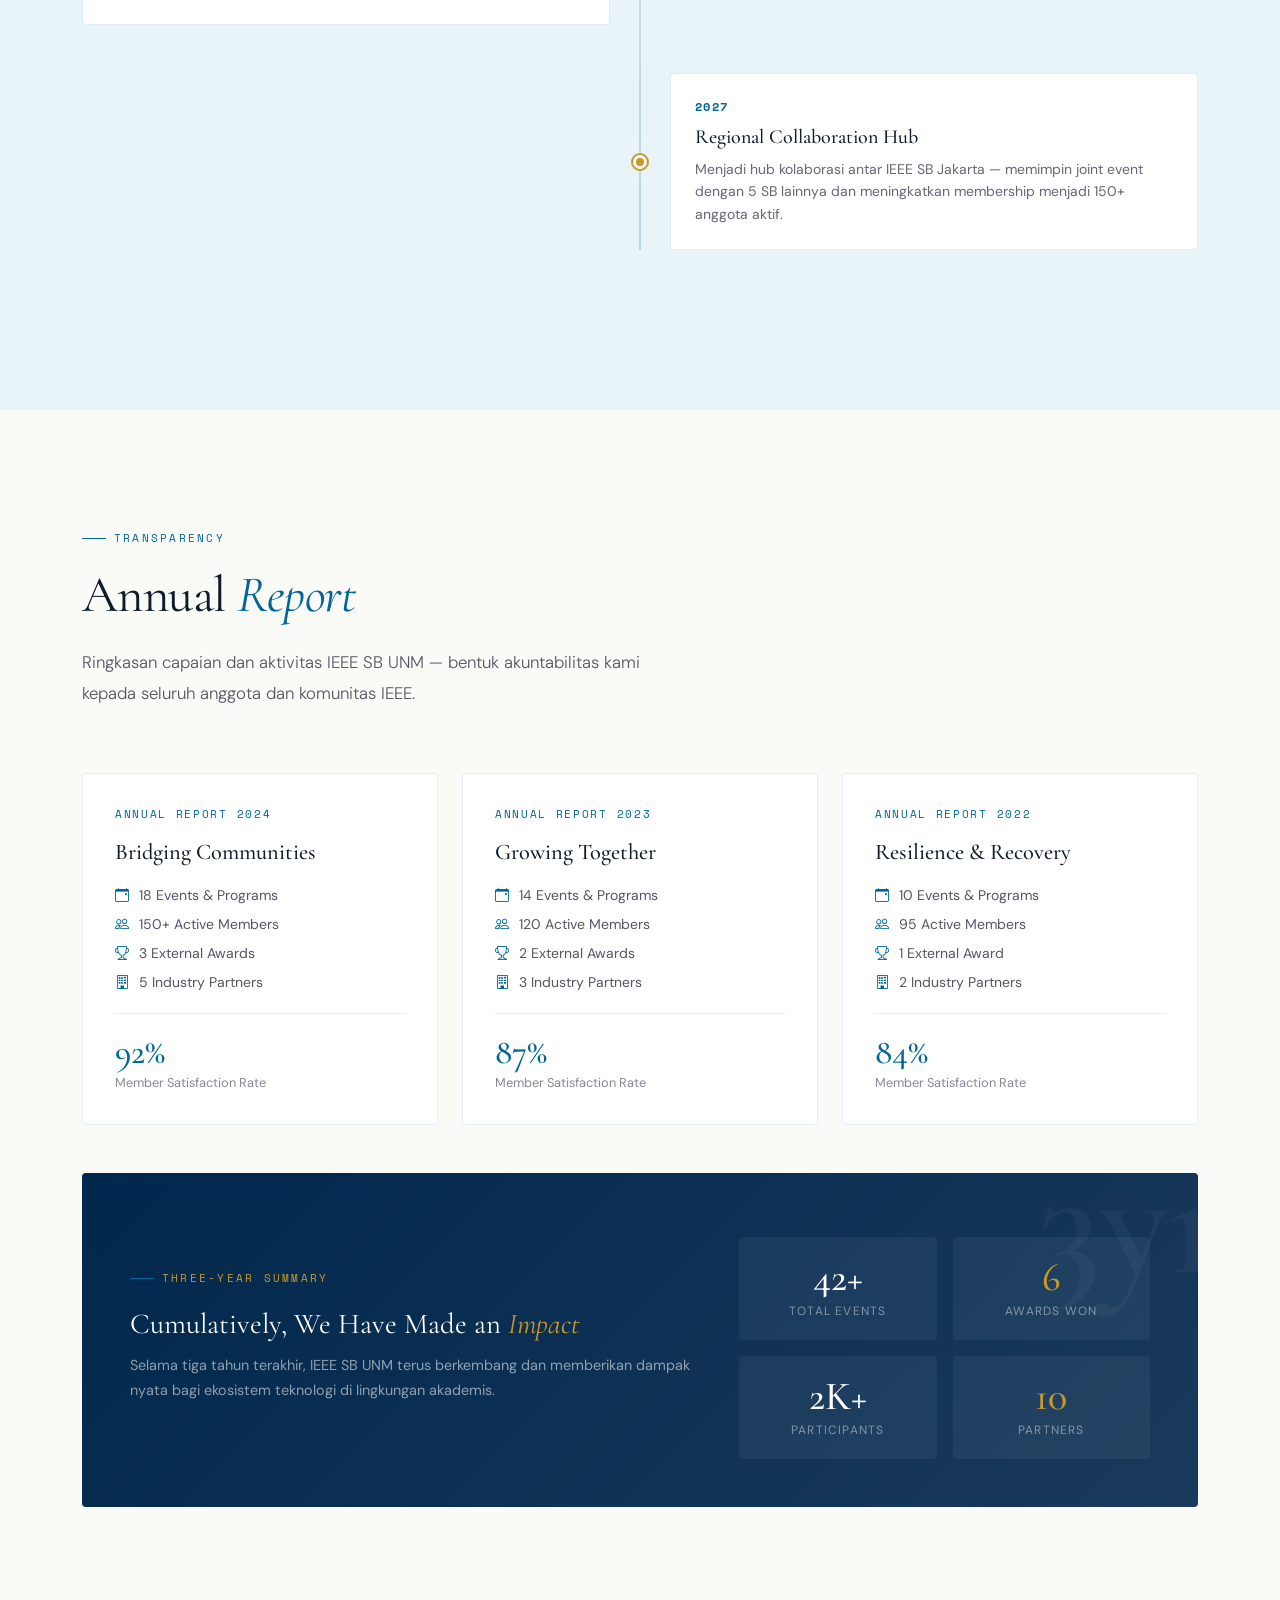
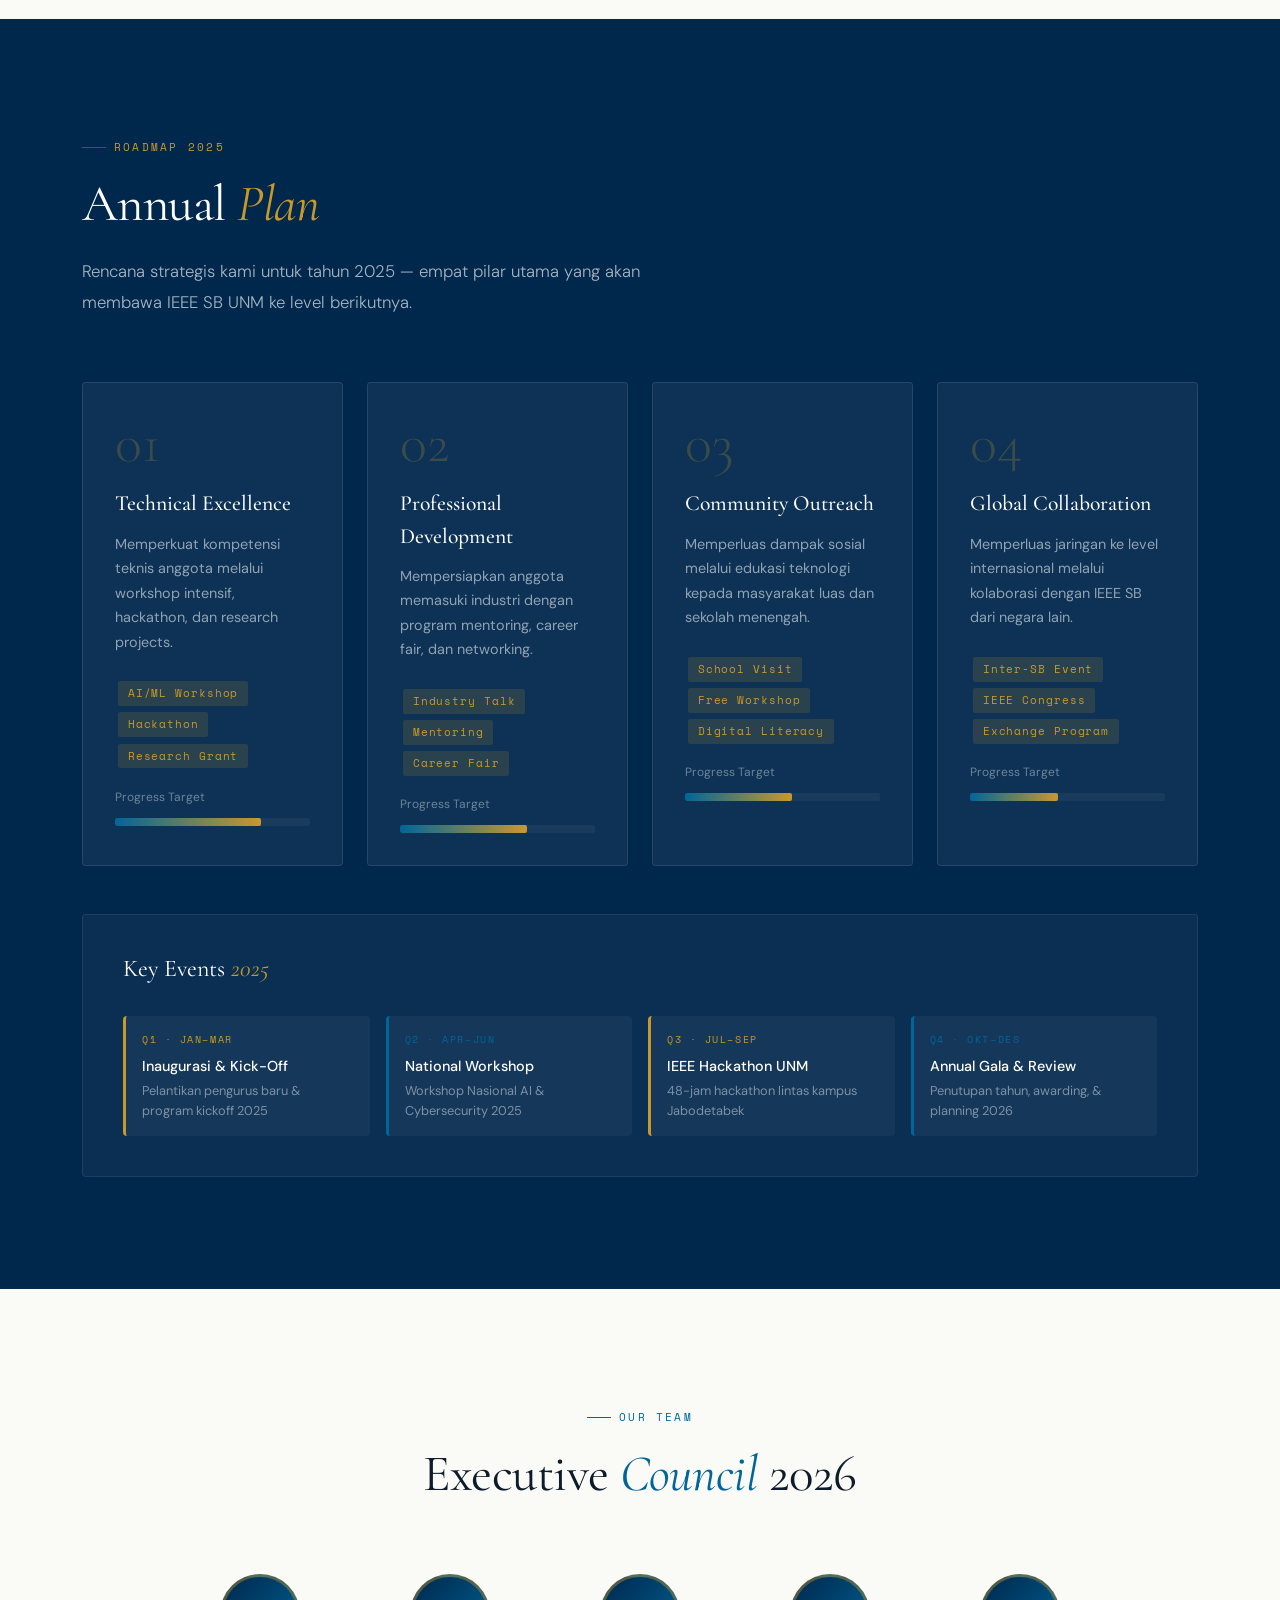
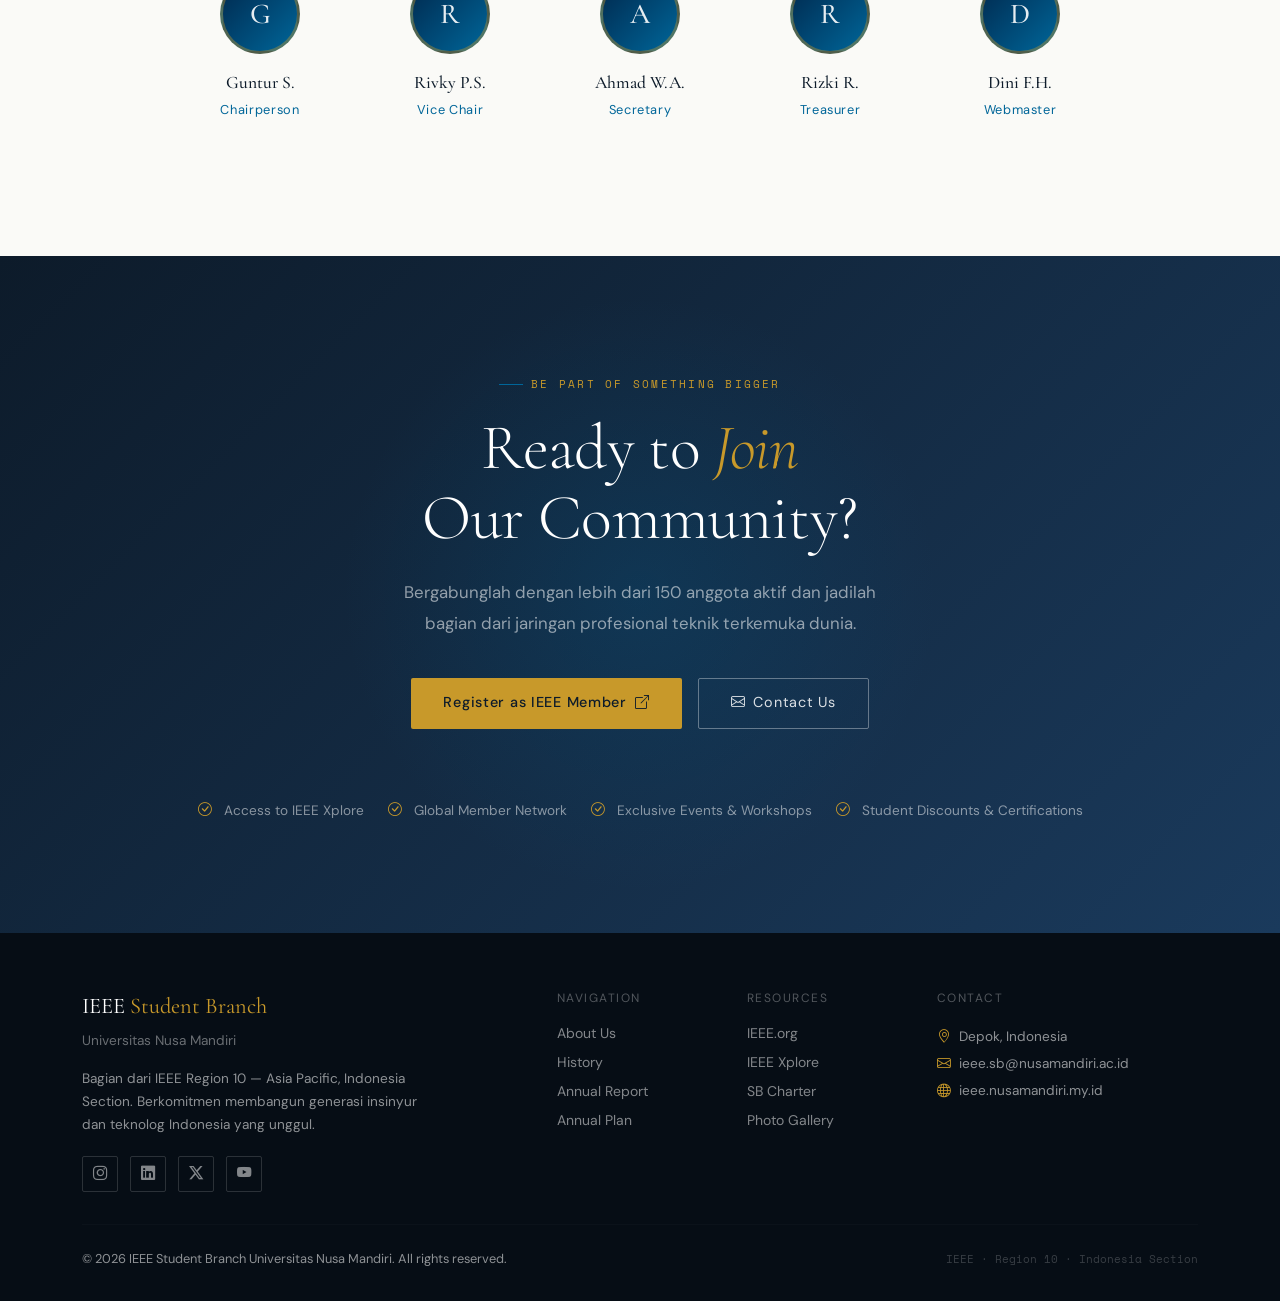
<file: IEEEWEB.html>
<!DOCTYPE html>
<html lang="en">

<head>
    <meta charset="UTF-8">
    <meta name="viewport" content="width=device-width, initial-scale=1.0">
    <title>IEEE Student Branch — Universitas Nusa Mandiri</title>
    <link href="https://cdn.jsdelivr.net/npm/bootstrap@5.3.2/dist/css/bootstrap.min.css" rel="stylesheet">
    <link
        href="https://fonts.googleapis.com/css2?family=Cormorant+Garamond:ital,wght@0,300;0,400;0,500;0,600;1,300;1,400&family=DM+Sans:wght@300;400;500&family=Space+Mono:wght@400;700&display=swap"
        rel="stylesheet">
    <link href="https://cdn.jsdelivr.net/npm/bootstrap-icons@1.11.3/font/bootstrap-icons.min.css" rel="stylesheet">
    <style>
        :root {
            --ieee-blue: #006699;
            --ieee-navy: #00274C;
            --ieee-gold: #C8992A;
            --ieee-light: #E8F4F8;
            --ieee-cream: #FAFAF7;
            --ieee-dark: #0D1B2A;
            --ieee-mid: #1A3A5C;
            --font-display: 'Cormorant Garamond', Georgia, serif;
            --font-body: 'DM Sans', sans-serif;
            --font-mono: 'Space Mono', monospace;
        }

        *,
        *::before,
        *::after {
            box-sizing: border-box;
            margin: 0;
            padding: 0;
        }

        html {
            scroll-behavior: smooth;
        }

        body {
            font-family: var(--font-body);
            background: var(--ieee-cream);
            color: var(--ieee-dark);
            overflow-x: hidden;
        }

        /* ── NAVIGATION ── */
        .navbar-ieee {
            position: fixed;
            top: 0;
            width: 100%;
            z-index: 1000;
            padding: 1.2rem 0;
            transition: all 0.4s ease;
            border-bottom: 1px solid transparent;
        }

        .navbar-ieee.scrolled {
            background: rgba(13, 27, 42, 0.97);
            backdrop-filter: blur(12px);
            border-bottom-color: rgba(200, 153, 42, 0.3);
            padding: 0.75rem 0;
        }

        .nav-brand {
            font-family: var(--font-display);
            font-size: 1.5rem;
            font-weight: 500;
            color: #fff;
            text-decoration: none;
            letter-spacing: 0.02em;
        }

        .nav-brand span {
            color: var(--ieee-gold);
        }

        .navbar-toggler {
            border: 1px solid rgba(255, 255, 255, 0.4);
        }

        .navbar-toggler-icon {
            filter: invert(1);
        }

        .nav-link-ieee {
            color: rgba(255, 255, 255, 0.8) !important;
            font-family: var(--font-body);
            font-size: 0.85rem;
            font-weight: 400;
            letter-spacing: 0.08em;
            text-transform: uppercase;
            padding: 0.5rem 1rem !important;
            transition: color 0.3s;
            text-decoration: none;
            display: inline-block;
        }

        .nav-link-ieee:hover {
            color: var(--ieee-gold) !important;
        }

        .nav-cta {
            background: var(--ieee-gold);
            color: var(--ieee-dark) !important;
            border-radius: 2px;
            padding: 0.4rem 1.2rem !important;
            font-weight: 500;
        }

        .nav-cta:hover {
            background: #d4a82e;
            color: var(--ieee-dark) !important;
        }

        /* ── HERO ── */
        .hero {
            min-height: 100vh;
            background: var(--ieee-dark);
            position: relative;
            display: flex;
            align-items: center;
            overflow: hidden;
        }

        .hero-bg-grid {
            position: absolute;
            inset: 0;
            background-image:
                linear-gradient(rgba(0, 102, 153, 0.07) 1px, transparent 1px),
                linear-gradient(90deg, rgba(0, 102, 153, 0.07) 1px, transparent 1px);
            background-size: 60px 60px;
            animation: gridMove 20s linear infinite;
        }

        @keyframes gridMove {
            to {
                background-position: 60px 60px;
            }
        }

        .hero-orb {
            position: absolute;
            border-radius: 50%;
            filter: blur(80px);
            opacity: 0.15;
            animation: orb 8s ease-in-out infinite alternate;
        }

        .orb-1 {
            width: 600px;
            height: 600px;
            background: var(--ieee-blue);
            top: -200px;
            right: -100px;
        }

        .orb-2 {
            width: 400px;
            height: 400px;
            background: var(--ieee-gold);
            bottom: -100px;
            left: -100px;
            animation-delay: -4s;
        }

        @keyframes orb {
            from {
                transform: scale(1) translate(0, 0);
            }

            to {
                transform: scale(1.1) translate(20px, -20px);
            }
        }

        .hero-content {
            position: relative;
            z-index: 2;
        }

        .hero-eyebrow {
            font-family: var(--font-mono);
            font-size: 0.75rem;
            letter-spacing: 0.2em;
            text-transform: uppercase;
            color: var(--ieee-gold);
            margin-bottom: 1.5rem;
            opacity: 0;
            transform: translateY(20px);
            animation: fadeUp 0.8s 0.2s forwards;
        }

        .hero-title {
            font-family: var(--font-display);
            font-size: clamp(3rem, 7vw, 6rem);
            font-weight: 300;
            color: #fff;
            line-height: 1.05;
            letter-spacing: -0.01em;
            margin-bottom: 1.5rem;
            opacity: 0;
            transform: translateY(30px);
            animation: fadeUp 0.9s 0.4s forwards;
        }

        .hero-title em {
            font-style: italic;
            color: var(--ieee-gold);
        }

        .hero-subtitle {
            font-size: 1.1rem;
            font-weight: 300;
            color: rgba(255, 255, 255, 0.65);
            line-height: 1.8;
            max-width: 520px;
            margin-bottom: 2.5rem;
            opacity: 0;
            transform: translateY(30px);
            animation: fadeUp 0.9s 0.6s forwards;
        }

        .hero-actions {
            display: flex;
            gap: 1rem;
            flex-wrap: wrap;
            opacity: 0;
            transform: translateY(30px);
            animation: fadeUp 0.9s 0.8s forwards;
        }

        .btn-primary-ieee {
            background: var(--ieee-gold);
            color: var(--ieee-dark);
            border: none;
            padding: 0.85rem 2rem;
            font-family: var(--font-body);
            font-size: 0.9rem;
            font-weight: 500;
            letter-spacing: 0.05em;
            border-radius: 2px;
            cursor: pointer;
            text-decoration: none;
            display: inline-flex;
            align-items: center;
            gap: 0.5rem;
            transition: all 0.3s;
        }

        .btn-primary-ieee:hover {
            background: #d4a82e;
            transform: translateY(-2px);
            box-shadow: 0 8px 24px rgba(200, 153, 42, 0.35);
            color: var(--ieee-dark);
        }

        .btn-outline-ieee {
            background: transparent;
            color: rgba(255, 255, 255, 0.85);
            border: 1px solid rgba(255, 255, 255, 0.35);
            padding: 0.85rem 2rem;
            font-family: var(--font-body);
            font-size: 0.9rem;
            font-weight: 400;
            letter-spacing: 0.05em;
            border-radius: 2px;
            cursor: pointer;
            text-decoration: none;
            display: inline-flex;
            align-items: center;
            gap: 0.5rem;
            transition: all 0.3s;
        }

        .btn-outline-ieee:hover {
            border-color: var(--ieee-gold);
            color: var(--ieee-gold);
        }

        .hero-stats {
            position: absolute;
            bottom: 3rem;
            right: 0;
            left: 0;
            z-index: 2;
            opacity: 0;
            animation: fadeUp 0.9s 1.2s forwards;
        }

        .stat-item {
            text-align: center;
        }

        .stat-num {
            font-family: var(--font-display);
            font-size: 2.5rem;
            font-weight: 500;
            color: #fff;
            line-height: 1;
        }

        .stat-num span {
            color: var(--ieee-gold);
        }

        .stat-label {
            font-size: 0.75rem;
            text-transform: uppercase;
            letter-spacing: 0.12em;
            color: rgba(255, 255, 255, 0.45);
            margin-top: 0.4rem;
        }

        .stat-divider {
            width: 1px;
            height: 48px;
            background: rgba(255, 255, 255, 0.15);
        }

        .scroll-indicator {
            position: absolute;
            bottom: 2rem;
            left: 50%;
            transform: translateX(-50%);
            display: flex;
            flex-direction: column;
            align-items: center;
            gap: 0.5rem;
            opacity: 0.4;
            animation: fadeUp 1s 1.5s forwards, scrollBounce 2s 2.5s ease-in-out infinite;
            z-index: 2;
        }

        @keyframes scrollBounce {

            0%,
            100% {
                transform: translateX(-50%) translateY(0);
            }

            50% {
                transform: translateX(-50%) translateY(6px);
            }
        }

        .scroll-line {
            width: 1px;
            height: 40px;
            background: rgba(255, 255, 255, 0.5);
        }

        .scroll-text {
            font-family: var(--font-mono);
            font-size: 0.65rem;
            letter-spacing: 0.15em;
            color: rgba(255, 255, 255, 0.6);
        }

        @keyframes fadeUp {
            to {
                opacity: 1;
                transform: translateY(0);
            }
        }

        /* ── SECTION BASE ── */
        .section {
            padding: 7rem 0;
        }

        .section-alt {
            background: var(--ieee-light);
        }

        .section-dark {
            background: var(--ieee-navy);
            color: #fff;
        }

        .label-tag {
            display: inline-flex;
            align-items: center;
            gap: 0.5rem;
            font-family: var(--font-mono);
            font-size: 0.7rem;
            letter-spacing: 0.2em;
            text-transform: uppercase;
            color: var(--ieee-blue);
            margin-bottom: 1.25rem;
        }

        .label-tag::before {
            content: '';
            width: 24px;
            height: 1px;
            background: var(--ieee-blue);
        }

        .section-title {
            font-family: var(--font-display);
            font-size: clamp(2.2rem, 4vw, 3.5rem);
            font-weight: 400;
            line-height: 1.1;
            letter-spacing: -0.01em;
            color: var(--ieee-dark);
            margin-bottom: 1.5rem;
        }

        .section-title em {
            font-style: italic;
            color: var(--ieee-blue);
        }

        .section-title.light {
            color: #fff;
        }

        .section-title.light em {
            color: var(--ieee-gold);
        }

        .section-lead {
            font-size: 1.05rem;
            font-weight: 300;
            line-height: 1.85;
            color: #556;
            max-width: 600px;
        }

        .section-lead.light {
            color: rgba(255, 255, 255, 0.65);
        }

        /* ── ABOUT ── */
        .about-visual {
            position: relative;
            height: 480px;
        }

        .about-img-main {
            position: absolute;
            width: 75%;
            height: 85%;
            top: 0;
            right: 0;
            background: linear-gradient(135deg, var(--ieee-mid) 0%, var(--ieee-blue) 100%);
            border-radius: 4px;
            overflow: hidden;
            display: flex;
            align-items: center;
            justify-content: center;
        }

        .ieee-logo-big {
            font-family: var(--font-display);
            font-size: 5rem;
            font-weight: 600;
            color: rgba(255, 255, 255, 0.15);
            letter-spacing: -0.03em;
        }

        .about-img-accent {
            position: absolute;
            width: 45%;
            height: 45%;
            bottom: 0;
            left: 0;
            background: var(--ieee-gold);
            border-radius: 4px;
            display: flex;
            align-items: center;
            justify-content: center;
        }

        .about-year {
            font-family: var(--font-display);
            font-size: 3.5rem;
            font-weight: 600;
            color: var(--ieee-dark);
            line-height: 1;
        }

        .about-year-label {
            font-family: var(--font-mono);
            font-size: 0.65rem;
            text-transform: uppercase;
            letter-spacing: 0.15em;
            color: rgba(13, 27, 42, 0.6);
            margin-top: 0.25rem;
        }

        .about-badge {
            position: absolute;
            top: 1.5rem;
            left: 1.5rem;
            background: rgba(13, 27, 42, 0.9);
            backdrop-filter: blur(8px);
            border: 1px solid rgba(200, 153, 42, 0.4);
            border-radius: 2px;
            padding: 0.75rem 1.25rem;
            font-size: 0.8rem;
            color: rgba(255, 255, 255, 0.85);
        }

        .about-badge strong {
            color: var(--ieee-gold);
            font-weight: 500;
        }

        .values-list {
            list-style: none;
            margin-top: 2rem;
        }

        .values-list li {
            display: flex;
            align-items: flex-start;
            gap: 1rem;
            padding: 1rem 0;
            border-bottom: 1px solid rgba(0, 0, 0, 0.07);
            font-size: 0.95rem;
            line-height: 1.6;
            color: #445;
        }

        .value-icon {
            width: 36px;
            height: 36px;
            background: var(--ieee-light);
            border-radius: 50%;
            display: flex;
            align-items: center;
            justify-content: center;
            color: var(--ieee-blue);
            font-size: 1rem;
            flex-shrink: 0;
        }

        /* ── HISTORY ── */
        .timeline {
            position: relative;
            margin-top: 3rem;
        }

        .timeline::before {
            content: '';
            position: absolute;
            left: 50%;
            transform: translateX(-50%);
            top: 0;
            bottom: 0;
            width: 1px;
            background: linear-gradient(to bottom, var(--ieee-blue), var(--ieee-gold), var(--ieee-blue));
            opacity: 0.4;
        }

        .timeline-item {
            display: grid;
            grid-template-columns: 1fr 60px 1fr;
            gap: 0;
            margin-bottom: 3rem;
            opacity: 0;
            transform: translateY(30px);
            transition: all 0.6s ease;
        }

        .timeline-item.visible {
            opacity: 1;
            transform: translateY(0);
        }

        .timeline-item:nth-child(even) .tl-content {
            grid-column: 3;
            text-align: left;
        }

        .timeline-item:nth-child(even) .tl-empty {
            grid-column: 1;
        }

        .tl-content {
            background: #fff;
            border: 1px solid rgba(0, 102, 153, 0.12);
            border-radius: 4px;
            padding: 1.5rem;
            position: relative;
        }

        .tl-content:hover {
            box-shadow: 0 8px 32px rgba(0, 38, 77, 0.1);
            transform: translateY(-2px);
            transition: all 0.3s;
        }

        .tl-year {
            font-family: var(--font-mono);
            font-size: 0.75rem;
            letter-spacing: 0.12em;
            color: var(--ieee-blue);
            font-weight: 700;
            margin-bottom: 0.5rem;
        }

        .tl-title {
            font-family: var(--font-display);
            font-size: 1.25rem;
            font-weight: 500;
            color: var(--ieee-dark);
            margin-bottom: 0.5rem;
            line-height: 1.3;
        }

        .tl-desc {
            font-size: 0.875rem;
            color: #667;
            line-height: 1.6;
        }

        .tl-dot {
            display: flex;
            align-items: center;
            justify-content: center;
            position: relative;
            z-index: 2;
        }

        .tl-dot-inner {
            width: 14px;
            height: 14px;
            background: var(--ieee-gold);
            border-radius: 50%;
            border: 3px solid var(--ieee-cream);
            box-shadow: 0 0 0 2px var(--ieee-gold);
        }

        /* ── ANNUAL REPORT ── */
        .report-card {
            background: #fff;
            border: 1px solid rgba(0, 102, 153, 0.1);
            border-radius: 4px;
            padding: 2rem;
            height: 100%;
            transition: all 0.3s;
            position: relative;
            overflow: hidden;
        }

        .report-card::before {
            content: '';
            position: absolute;
            top: 0;
            left: 0;
            width: 4px;
            height: 100%;
            background: var(--ieee-blue);
            transform: scaleY(0);
            transition: transform 0.3s;
            transform-origin: bottom;
        }

        .report-card:hover {
            transform: translateY(-4px);
            box-shadow: 0 12px 40px rgba(0, 38, 77, 0.12);
        }

        .report-card:hover::before {
            transform: scaleY(1);
        }

        .report-year {
            font-family: var(--font-mono);
            font-size: 0.7rem;
            letter-spacing: 0.15em;
            text-transform: uppercase;
            color: var(--ieee-blue);
            margin-bottom: 0.75rem;
        }

        .report-title {
            font-family: var(--font-display);
            font-size: 1.4rem;
            font-weight: 500;
            color: var(--ieee-dark);
            margin-bottom: 1rem;
        }

        .report-metric {
            display: flex;
            align-items: center;
            gap: 0.5rem;
            font-size: 0.875rem;
            color: #556;
            margin-bottom: 0.5rem;
        }

        .report-metric i {
            color: var(--ieee-blue);
            width: 16px;
        }

        .report-highlight {
            margin-top: 1.25rem;
            padding-top: 1.25rem;
            border-top: 1px solid rgba(0, 102, 153, 0.1);
        }

        .report-highlight-num {
            font-family: var(--font-display);
            font-size: 2.2rem;
            font-weight: 500;
            color: var(--ieee-blue);
            line-height: 1;
        }

        .report-highlight-label {
            font-size: 0.8rem;
            color: #889;
            margin-top: 0.25rem;
        }

        /* ── ANNUAL PLAN ── */
        .plan-pillar {
            background: rgba(255, 255, 255, 0.05);
            border: 1px solid rgba(255, 255, 255, 0.1);
            border-radius: 4px;
            padding: 2rem;
            height: 100%;
            transition: all 0.3s;
            position: relative;
        }

        .plan-pillar:hover {
            background: rgba(255, 255, 255, 0.08);
            border-color: rgba(200, 153, 42, 0.4);
        }

        .plan-pillar-num {
            font-family: var(--font-display);
            font-size: 3.5rem;
            font-weight: 300;
            color: rgba(200, 153, 42, 0.25);
            line-height: 1;
            margin-bottom: 1rem;
        }

        .plan-pillar-title {
            font-family: var(--font-display);
            font-size: 1.35rem;
            font-weight: 500;
            color: #fff;
            margin-bottom: 0.75rem;
        }

        .plan-pillar-desc {
            font-size: 0.9rem;
            color: rgba(255, 255, 255, 0.55);
            line-height: 1.7;
            margin-bottom: 1.5rem;
        }

        .plan-tag {
            display: inline-block;
            font-size: 0.7rem;
            font-family: var(--font-mono);
            letter-spacing: 0.08em;
            padding: 0.25rem 0.6rem;
            border-radius: 2px;
            background: rgba(200, 153, 42, 0.15);
            color: var(--ieee-gold);
            margin: 0.2rem;
        }

        .roadmap-bar {
            background: rgba(255, 255, 255, 0.05);
            border-radius: 2px;
            height: 8px;
            overflow: hidden;
            margin-top: 0.75rem;
        }

        .roadmap-fill {
            height: 100%;
            background: linear-gradient(90deg, var(--ieee-blue), var(--ieee-gold));
            border-radius: 2px;
            transform: scaleX(0);
            transform-origin: left;
            transition: transform 1s ease;
        }

        .roadmap-fill.animated {
            transform: scaleX(1);
        }

        /* ── LEADERSHIP ── */
        .leader-card {
            text-align: center;
            padding: 1.5rem;
            transition: all 0.3s;
        }

        .leader-card:hover {
            transform: translateY(-4px);
        }

        .leader-avatar {
            width: 80px;
            height: 80px;
            border-radius: 50%;
            background: linear-gradient(135deg, var(--ieee-navy), var(--ieee-blue));
            display: flex;
            align-items: center;
            justify-content: center;
            font-family: var(--font-display);
            font-size: 1.8rem;
            font-weight: 500;
            color: rgba(255, 255, 255, 0.9);
            margin: 0 auto 1rem;
            border: 3px solid rgba(200, 153, 42, 0.4);
        }

        .leader-name {
            font-family: var(--font-display);
            font-size: 1.1rem;
            font-weight: 500;
            color: var(--ieee-dark);
            margin-bottom: 0.25rem;
        }

        .leader-role {
            font-size: 0.8rem;
            color: var(--ieee-blue);
            letter-spacing: 0.05em;
        }

        /* ── CTA SECTION ── */
        .cta-section {
            background: linear-gradient(135deg, var(--ieee-dark) 0%, var(--ieee-mid) 100%);
            padding: 7rem 0;
            position: relative;
            overflow: hidden;
        }

        .cta-section::before {
            content: '';
            position: absolute;
            top: 50%;
            left: 50%;
            transform: translate(-50%, -50%);
            width: 600px;
            height: 600px;
            background: radial-gradient(circle, rgba(0, 102, 153, 0.2) 0%, transparent 70%);
            pointer-events: none;
        }

        .cta-title {
            font-family: var(--font-display);
            font-size: clamp(2.5rem, 5vw, 4.5rem);
            font-weight: 300;
            color: #fff;
            line-height: 1.1;
            letter-spacing: -0.01em;
        }

        .cta-title em {
            font-style: italic;
            color: var(--ieee-gold);
        }

        /* ── FOOTER ── */
        .footer-ieee {
            background: #060d15;
            padding: 3.5rem 0 2rem;
            color: rgba(255, 255, 255, 0.55);
            font-size: 0.875rem;
        }

        .footer-brand {
            font-family: var(--font-display);
            font-size: 1.4rem;
            color: #fff;
        }

        .footer-brand span {
            color: var(--ieee-gold);
        }

        .footer-link {
            color: rgba(255, 255, 255, 0.5);
            text-decoration: none;
            display: block;
            margin-bottom: 0.5rem;
            transition: color 0.2s;
        }

        .footer-link:hover {
            color: var(--ieee-gold);
        }

        .footer-divider {
            border-color: rgba(255, 255, 255, 0.07);
            margin: 2rem 0 1.5rem;
        }

        .footer-social {
            display: flex;
            gap: 0.75rem;
            margin-top: 1.25rem;
        }

        .social-btn {
            width: 36px;
            height: 36px;
            border: 1px solid rgba(255, 255, 255, 0.15);
            border-radius: 2px;
            display: flex;
            align-items: center;
            justify-content: center;
            color: rgba(255, 255, 255, 0.5);
            text-decoration: none;
            transition: all 0.2s;
            font-size: 0.9rem;
        }

        .social-btn:hover {
            border-color: var(--ieee-gold);
            color: var(--ieee-gold);
        }

        /* ── DECORATIVE ── */
        .section-number {
            position: absolute;
            right: -2rem;
            top: -2rem;
            font-family: var(--font-display);
            font-size: 12rem;
            font-weight: 600;
            color: rgba(0, 102, 153, 0.04);
            line-height: 1;
            pointer-events: none;
            user-select: none;
        }

        /* ── COUNTER ── */
        .count-up {
            display: inline-block;
        }

        /* ── SCROLL REVEAL ── */
        .reveal {
            opacity: 0;
            transform: translateY(40px);
            transition: opacity 0.7s ease, transform 0.7s ease;
        }

        .reveal.visible {
            opacity: 1;
            transform: translateY(0);
        }

        .reveal-delay-1 {
            transition-delay: 0.1s;
        }

        .reveal-delay-2 {
            transition-delay: 0.2s;
        }

        .reveal-delay-3 {
            transition-delay: 0.3s;
        }

        .reveal-delay-4 {
            transition-delay: 0.4s;
        }

        /* ── PROGRESS BAR ── */
        .reading-progress {
            position: fixed;
            top: 0;
            left: 0;
            z-index: 9999;
            height: 2px;
            background: var(--ieee-gold);
            width: 0%;
            transition: width 0.1s;
        }

        /* mobile */
        @media (max-width: 768px) {
            .hero-stats {
                position: static;
                margin-top: 3rem;
            }

            .timeline::before {
                left: 28px;
            }

            .timeline-item {
                grid-template-columns: 56px 1fr;
            }

            .timeline-item:nth-child(even) .tl-content {
                grid-column: 2;
                text-align: left;
            }

            .timeline-item:nth-child(even) .tl-empty {
                display: none;
            }

            .tl-empty {
                display: none;
            }

            .tl-dot {
                grid-column: 1;
                justify-content: flex-start;
                padding-left: 21px;
            }

            .tl-content {
                grid-column: 2;
            }
        }
    </style>
</head>

<body>

    <div class="reading-progress" id="readingProgress"></div>

    <!-- NAVBAR -->
    <nav class="navbar-ieee" id="navbar">
        <div class="container">
            <div class="d-flex justify-content-between align-items-center">
                <a href="#" class="nav-brand">IEEE<span> UNM</span></a>
                <button class="navbar-toggler d-lg-none" type="button" id="menuToggle">
                    <span class="navbar-toggler-icon"></span>
                </button>
                <div class="d-none d-lg-flex align-items-center gap-2" id="navLinks">
                    <a href="#about" class="nav-link-ieee">About</a>
                    <a href="#history" class="nav-link-ieee">History</a>
                    <a href="#report" class="nav-link-ieee">Annual Report</a>
                    <a href="#plan" class="nav-link-ieee">Annual Plan</a>
                    <a href="#join" class="nav-link-ieee nav-cta">Join IEEE</a>
                </div>
            </div>
            <!-- Mobile Menu -->
            <div class="d-lg-none mt-3 d-none" id="mobileMenu">
                <a href="#about" class="nav-link-ieee d-block py-2">About</a>
                <a href="#history" class="nav-link-ieee d-block py-2">History</a>
                <a href="#report" class="nav-link-ieee d-block py-2">Annual Report</a>
                <a href="#plan" class="nav-link-ieee d-block py-2">Annual Plan</a>
                <a href="#join" class="nav-link-ieee d-block py-2 nav-cta mt-2 text-center">Join IEEE</a>
            </div>
        </div>
    </nav>

    <!-- HERO -->
    <section class="hero">
        <div class="hero-bg-grid"></div>
        <div class="orb-1 hero-orb"></div>
        <div class="orb-2 hero-orb"></div>
        <div class="container">
            <div class="row align-items-center">
                <div class="col-lg-8">
                    <div class="hero-content">
                        <div class="hero-eyebrow">IEEE Student Branch · Universitas Nusa Mandiri</div>
                        <h1 class="hero-title">
                            Advancing<br><em>Technology</em><br>Together
                        </h1>
                        <p class="hero-subtitle">
                            Bergabung dengan komunitas profesional teknik dan teknologi terkemuka dunia —
                            membangun masa depan Indonesia melalui inovasi, riset, dan kolaborasi.
                        </p>
                        <div class="hero-actions">
                            <a href="#about" class="btn-primary-ieee">
                                Discover Our Story <i class="bi bi-arrow-right"></i>
                            </a>
                            <a href="#join" class="btn-outline-ieee">
                                Become a Member
                            </a>
                        </div>
                    </div>
                </div>
            </div>

            <!-- Stats -->
            <div class="hero-stats">
                <div class="container">
                    <div
                        class="d-flex justify-content-center justify-content-lg-start flex-wrap gap-4 align-items-center">
                        <div class="stat-item">
                            <div class="stat-num"><span class="count-up" data-target="150">0</span><span>+</span></div>
                            <div class="stat-label">Active Members</div>
                        </div>
                        <div class="stat-divider d-none d-md-block"></div>
                        <div class="stat-item">
                            <div class="stat-num"><span class="count-up" data-target="8">0</span></div>
                            <div class="stat-label">Years of Excellence</div>
                        </div>
                        <div class="stat-divider d-none d-md-block"></div>
                        <div class="stat-item">
                            <div class="stat-num"><span class="count-up" data-target="42">0</span><span>+</span></div>
                            <div class="stat-label">Events & Workshops</div>
                        </div>
                        <div class="stat-divider d-none d-md-block"></div>
                        <div class="stat-item">
                            <div class="stat-num"><span class="count-up" data-target="12">0</span></div>
                            <div class="stat-label">Collaborations</div>
                        </div>
                    </div>
                </div>
            </div>
        </div>

        <div class="scroll-indicator">
            <div class="scroll-line"></div>
            <div class="scroll-text">SCROLL</div>
        </div>
    </section>

    <!-- ABOUT US -->
    <section class="section" id="about">
        <div class="container">
            <div class="row align-items-center g-5">
                <div class="col-lg-5 order-lg-2">
                    <div class="about-visual reveal">
                        <div class="about-img-main">
                            <div class="ieee-logo-big">IEEE</div>
                        </div>
                        <div class="about-img-accent">
                            <div class="text-center">
                                <div class="about-year">2022</div>
                                <div class="about-year-label">Est.</div>
                            </div>
                        </div>
                        <div class="about-badge">
                            <strong>IEEE Region 10</strong><br>
                            <span style="font-size:0.75rem">Asia Pacific · Indonesia Section</span>
                        </div>
                    </div>
                </div>
                <div class="col-lg-7 order-lg-1 position-relative">
                    <div class="section-number">01</div>
                    <div class="reveal">
                        <div class="label-tag">About Us</div>
                        <h2 class="section-title">Who We <em>Are</em></h2>
                        <p class="section-lead">
                            IEEE Student Branch Universitas Nusa Mandiri adalah komunitas mahasiswa berlisensi resmi
                            IEEE —
                            organisasi teknik dan teknologi terbesar di dunia dengan lebih dari 400.000 anggota di 160
                            negara.
                        </p>
                    </div>
                    <ul class="values-list mt-4">
                        <li class="reveal reveal-delay-1">
                            <div class="value-icon"><i class="bi bi-lightbulb"></i></div>
                            <div>
                                <strong style="color: var(--ieee-dark); display:block; margin-bottom:0.25rem">Innovation
                                    & Knowledge</strong>
                                Mendorong semangat riset, eksplorasi teknologi, dan pengembangan solusi kreatif untuk
                                permasalahan nyata.
                            </div>
                        </li>
                        <li class="reveal reveal-delay-2">
                            <div class="value-icon"><i class="bi bi-people"></i></div>
                            <div>
                                <strong
                                    style="color: var(--ieee-dark); display:block; margin-bottom:0.25rem">Professional
                                    Network</strong>
                                Menghubungkan mahasiswa UNM dengan jaringan profesional global IEEE — membuka peluang
                                karir dan kolaborasi internasional.
                            </div>
                        </li>
                        <li class="reveal reveal-delay-3">
                            <div class="value-icon"><i class="bi bi-award"></i></div>
                            <div>
                                <strong style="color: var(--ieee-dark); display:block; margin-bottom:0.25rem">Leadership
                                    & Growth</strong>
                                Mengembangkan soft skills kepemimpinan, komunikasi, dan manajemen proyek melalui program
                                terstruktur.
                            </div>
                        </li>
                        <li class="reveal reveal-delay-4">
                            <div class="value-icon"><i class="bi bi-globe2"></i></div>
                            <div>
                                <strong style="color: var(--ieee-dark); display:block; margin-bottom:0.25rem">Community
                                    Impact</strong>
                                Berkontribusi pada kemajuan teknologi Indonesia melalui outreach, pengabdian masyarakat,
                                dan edukasi.
                            </div>
                        </li>
                    </ul>
                </div>
            </div>
        </div>
    </section>

    <!-- HISTORY -->
    <section class="section section-alt" id="history">
        <div class="container">
            <div class="text-center mb-2 reveal">
                <div class="label-tag justify-content-center">Our Journey</div>
                <h2 class="section-title">A Legacy of <em>Excellence</em></h2>
                <p class="section-lead mx-auto text-center">
                    Perjalanan kami sejak founding hingga saat ini — setiap tonggak mencerminkan dedikasi dan komitmen
                    kami terhadap kemajuan teknologi.
                </p>
            </div>

            <div class="timeline mt-5">
                <!-- 2017 -->
                <div class="timeline-item">
                    <div class="tl-content">
                        <div class="tl-year">2022</div>
                        <div class="tl-title">Founding & Charter</div>
                        <div class="tl-desc">IEEE Student Branch Universitas Nusa Mandiri resmi didirikan dan
                            mendapatkan charter dari IEEE Indonesia Section. Menjadi salah satu SB IEEE pertama di
                            Jakarta Selatan.</div>
                    </div>
                    <div class="tl-dot">
                        <div class="tl-dot-inner"></div>
                    </div>
                    <div class="tl-empty"></div>
                </div>
                <!-- 2018 -->
                <div class="timeline-item">
                    <div class="tl-empty"></div>
                    <div class="tl-dot">
                        <div class="tl-dot-inner"></div>
                    </div>
                    <div class="tl-content">
                        <div class="tl-year">2023</div>
                        <div class="tl-title">First National Workshop</div>
                        <div class="tl-desc">Menyelenggarakan Workshop Nasional pertama bertema "IoT & Smart Systems"
                            yang dihadiri lebih dari 80 peserta dari berbagai universitas se-Jabodetabek.</div>
                    </div>
                </div>
                <!-- 2019 -->
                <div class="timeline-item">
                    <div class="tl-content">
                        <div class="tl-year">2024</div>
                        <div class="tl-title">Outstanding Branch Award</div>
                        <div class="tl-desc">Meraih penghargaan <em>Outstanding Student Branch</em> dari IEEE Indonesia
                            Section atas kontribusi dan keaktifan kegiatan sepanjang tahun.</div>
                    </div>
                    <div class="tl-dot">
                        <div class="tl-dot-inner"></div>
                    </div>
                    <div class="tl-empty"></div>
                </div>
                <!-- 2020 -->
                <div class="timeline-item">
                    <div class="tl-empty"></div>
                    <div class="tl-dot">
                        <div class="tl-dot-inner"></div>
                    </div>
                    <div class="tl-content">
                        <div class="tl-year">2025</div>
                        <div class="tl-title">Pivot to Virtual Platform</div>
                        <div class="tl-desc">Beradaptasi dengan kondisi pandemi — menggelar 12 webinar virtual, membuka
                            jangkauan peserta hingga seluruh Indonesia dan beberapa peserta internasional.</div>
                    </div>
                </div>
                <!-- 2022 -->
                <div class="timeline-item">
                    <div class="tl-content">
                        <div class="tl-year">2026</div>
                        <div class="tl-title">Technical Committee Formation</div>
                        <div class="tl-desc">Pembentukan 3 Technical Committee: Artificial Intelligence, Cybersecurity,
                            dan Embedded Systems — memperkuat fokus riset dan pengembangan anggota.</div>
                    </div>
                    <div class="tl-dot">
                        <div class="tl-dot-inner"></div>
                    </div>
                    <div class="tl-empty"></div>
                </div>
                <!-- 2024 -->
                <div class="timeline-item">
                    <div class="tl-empty"></div>
                    <div class="tl-dot">
                        <div class="tl-dot-inner"></div>
                    </div>
                    <div class="tl-content">
                        <div class="tl-year">2027</div>
                        <div class="tl-title">Regional Collaboration Hub</div>
                        <div class="tl-desc">Menjadi hub kolaborasi antar IEEE SB Jakarta — memimpin joint event dengan
                            5 SB lainnya dan meningkatkan membership menjadi 150+ anggota aktif.</div>
                    </div>
                </div>
            </div>
        </div>
    </section>

    <!-- ANNUAL REPORT -->
    <section class="section" id="report">
        <div class="container">
            <div class="row align-items-end mb-5">
                <div class="col-lg-7 reveal">
                    <div class="label-tag">Transparency</div>
                    <h2 class="section-title">Annual <em>Report</em></h2>
                    <p class="section-lead">
                        Ringkasan capaian dan aktivitas IEEE SB UNM — bentuk akuntabilitas kami kepada seluruh anggota
                        dan komunitas IEEE.
                    </p>
                </div>
            </div>

            <div class="row g-4">
                <!-- Report 2024 -->
                <div class="col-lg-4 col-md-6 reveal reveal-delay-1">
                    <div class="report-card">
                        <div class="report-year">Annual Report 2024</div>
                        <div class="report-title">Bridging Communities</div>
                        <div class="report-metric"><i class="bi bi-calendar-event"></i> 18 Events & Programs</div>
                        <div class="report-metric"><i class="bi bi-people"></i> 150+ Active Members</div>
                        <div class="report-metric"><i class="bi bi-trophy"></i> 3 External Awards</div>
                        <div class="report-metric"><i class="bi bi-building"></i> 5 Industry Partners</div>
                        <div class="report-highlight">
                            <div class="report-highlight-num">92%</div>
                            <div class="report-highlight-label">Member Satisfaction Rate</div>
                        </div>
                    </div>
                </div>
                <!-- Report 2023 -->
                <div class="col-lg-4 col-md-6 reveal reveal-delay-2">
                    <div class="report-card">
                        <div class="report-year">Annual Report 2023</div>
                        <div class="report-title">Growing Together</div>
                        <div class="report-metric"><i class="bi bi-calendar-event"></i> 14 Events & Programs</div>
                        <div class="report-metric"><i class="bi bi-people"></i> 120 Active Members</div>
                        <div class="report-metric"><i class="bi bi-trophy"></i> 2 External Awards</div>
                        <div class="report-metric"><i class="bi bi-building"></i> 3 Industry Partners</div>
                        <div class="report-highlight">
                            <div class="report-highlight-num">87%</div>
                            <div class="report-highlight-label">Member Satisfaction Rate</div>
                        </div>
                    </div>
                </div>
                <!-- Report 2022 -->
                <div class="col-lg-4 col-md-6 reveal reveal-delay-3">
                    <div class="report-card">
                        <div class="report-year">Annual Report 2022</div>
                        <div class="report-title">Resilience & Recovery</div>
                        <div class="report-metric"><i class="bi bi-calendar-event"></i> 10 Events & Programs</div>
                        <div class="report-metric"><i class="bi bi-people"></i> 95 Active Members</div>
                        <div class="report-metric"><i class="bi bi-trophy"></i> 1 External Award</div>
                        <div class="report-metric"><i class="bi bi-building"></i> 2 Industry Partners</div>
                        <div class="report-highlight">
                            <div class="report-highlight-num">84%</div>
                            <div class="report-highlight-label">Member Satisfaction Rate</div>
                        </div>
                    </div>
                </div>
            </div>

            <!-- Achievement Banner -->
            <div class="row mt-5 reveal">
                <div class="col-12">
                    <div
                        style="background: linear-gradient(135deg, var(--ieee-navy) 0%, var(--ieee-mid) 100%); border-radius: 4px; padding: 3rem; position: relative; overflow: hidden;">
                        <div
                            style="position:absolute; right:-2rem; top:-2rem; font-family:var(--font-display); font-size:10rem; color:rgba(255,255,255,0.04); font-weight:600; line-height:1;">
                            3yr</div>
                        <div class="row align-items-center">
                            <div class="col-lg-7">
                                <div class="label-tag" style="color: var(--ieee-gold);">Three-Year Summary</div>
                                <h3
                                    style="font-family:var(--font-display); font-size:1.8rem; font-weight:400; color:#fff; margin-bottom:0.75rem;">
                                    Cumulatively, We Have Made an <em style="color:var(--ieee-gold)">Impact</em></h3>
                                <p style="color:rgba(255,255,255,0.55); font-size:0.9rem; line-height:1.7;">Selama tiga
                                    tahun terakhir, IEEE SB UNM terus berkembang dan memberikan dampak nyata bagi
                                    ekosistem teknologi di lingkungan akademis.</p>
                            </div>
                            <div class="col-lg-5">
                                <div class="row g-3 mt-3 mt-lg-0">
                                    <div class="col-6">
                                        <div
                                            style="text-align:center; background:rgba(255,255,255,0.05); border-radius:4px; padding:1.25rem;">
                                            <div
                                                style="font-family:var(--font-display); font-size:2.5rem; font-weight:500; color:#fff; line-height:1;">
                                                42+</div>
                                            <div
                                                style="font-size:0.75rem; color:rgba(255,255,255,0.45); margin-top:0.3rem; text-transform:uppercase; letter-spacing:0.1em;">
                                                Total Events</div>
                                        </div>
                                    </div>
                                    <div class="col-6">
                                        <div
                                            style="text-align:center; background:rgba(255,255,255,0.05); border-radius:4px; padding:1.25rem;">
                                            <div
                                                style="font-family:var(--font-display); font-size:2.5rem; font-weight:500; color:var(--ieee-gold); line-height:1;">
                                                6</div>
                                            <div
                                                style="font-size:0.75rem; color:rgba(255,255,255,0.45); margin-top:0.3rem; text-transform:uppercase; letter-spacing:0.1em;">
                                                Awards Won</div>
                                        </div>
                                    </div>
                                    <div class="col-6">
                                        <div
                                            style="text-align:center; background:rgba(255,255,255,0.05); border-radius:4px; padding:1.25rem;">
                                            <div
                                                style="font-family:var(--font-display); font-size:2.5rem; font-weight:500; color:#fff; line-height:1;">
                                                2K+</div>
                                            <div
                                                style="font-size:0.75rem; color:rgba(255,255,255,0.45); margin-top:0.3rem; text-transform:uppercase; letter-spacing:0.1em;">
                                                Participants</div>
                                        </div>
                                    </div>
                                    <div class="col-6">
                                        <div
                                            style="text-align:center; background:rgba(255,255,255,0.05); border-radius:4px; padding:1.25rem;">
                                            <div
                                                style="font-family:var(--font-display); font-size:2.5rem; font-weight:500; color:var(--ieee-gold); line-height:1;">
                                                10</div>
                                            <div
                                                style="font-size:0.75rem; color:rgba(255,255,255,0.45); margin-top:0.3rem; text-transform:uppercase; letter-spacing:0.1em;">
                                                Partners</div>
                                        </div>
                                    </div>
                                </div>
                            </div>
                        </div>
                    </div>
                </div>
            </div>
        </div>
    </section>

    <!-- ANNUAL PLAN -->
    <section class="section section-dark" id="plan">
        <div class="container">
            <div class="row mb-5">
                <div class="col-lg-8 reveal">
                    <div class="label-tag" style="color: var(--ieee-gold);">Roadmap 2025</div>
                    <h2 class="section-title light">Annual <em>Plan</em></h2>
                    <p class="section-lead light">
                        Rencana strategis kami untuk tahun 2025 — empat pilar utama yang akan membawa IEEE SB UNM ke
                        level berikutnya.
                    </p>
                </div>
            </div>

            <div class="row g-4">
                <!-- Pillar 1 -->
                <div class="col-lg-3 col-md-6 reveal reveal-delay-1">
                    <div class="plan-pillar">
                        <div class="plan-pillar-num">01</div>
                        <div class="plan-pillar-title">Technical Excellence</div>
                        <div class="plan-pillar-desc">Memperkuat kompetensi teknis anggota melalui workshop intensif,
                            hackathon, dan research projects.</div>
                        <span class="plan-tag">AI/ML Workshop</span>
                        <span class="plan-tag">Hackathon</span>
                        <span class="plan-tag">Research Grant</span>
                        <div style="font-size:0.75rem; color:rgba(255,255,255,0.4); margin-top:1rem;">Progress Target
                        </div>
                        <div class="roadmap-bar">
                            <div class="roadmap-fill" data-width="0.75"></div>
                        </div>
                    </div>
                </div>
                <!-- Pillar 2 -->
                <div class="col-lg-3 col-md-6 reveal reveal-delay-2">
                    <div class="plan-pillar">
                        <div class="plan-pillar-num">02</div>
                        <div class="plan-pillar-title">Professional Development</div>
                        <div class="plan-pillar-desc">Mempersiapkan anggota memasuki industri dengan program mentoring,
                            career fair, dan networking.</div>
                        <span class="plan-tag">Industry Talk</span>
                        <span class="plan-tag">Mentoring</span>
                        <span class="plan-tag">Career Fair</span>
                        <div style="font-size:0.75rem; color:rgba(255,255,255,0.4); margin-top:1rem;">Progress Target
                        </div>
                        <div class="roadmap-bar">
                            <div class="roadmap-fill" data-width="0.65"></div>
                        </div>
                    </div>
                </div>
                <!-- Pillar 3 -->
                <div class="col-lg-3 col-md-6 reveal reveal-delay-3">
                    <div class="plan-pillar">
                        <div class="plan-pillar-num">03</div>
                        <div class="plan-pillar-title">Community Outreach</div>
                        <div class="plan-pillar-desc">Memperluas dampak sosial melalui edukasi teknologi kepada
                            masyarakat luas dan sekolah menengah.</div>
                        <span class="plan-tag">School Visit</span>
                        <span class="plan-tag">Free Workshop</span>
                        <span class="plan-tag">Digital Literacy</span>
                        <div style="font-size:0.75rem; color:rgba(255,255,255,0.4); margin-top:1rem;">Progress Target
                        </div>
                        <div class="roadmap-bar">
                            <div class="roadmap-fill" data-width="0.55"></div>
                        </div>
                    </div>
                </div>
                <!-- Pillar 4 -->
                <div class="col-lg-3 col-md-6 reveal reveal-delay-4">
                    <div class="plan-pillar">
                        <div class="plan-pillar-num">04</div>
                        <div class="plan-pillar-title">Global Collaboration</div>
                        <div class="plan-pillar-desc">Memperluas jaringan ke level internasional melalui kolaborasi
                            dengan IEEE SB dari negara lain.</div>
                        <span class="plan-tag">Inter-SB Event</span>
                        <span class="plan-tag">IEEE Congress</span>
                        <span class="plan-tag">Exchange Program</span>
                        <div style="font-size:0.75rem; color:rgba(255,255,255,0.4); margin-top:1rem;">Progress Target
                        </div>
                        <div class="roadmap-bar">
                            <div class="roadmap-fill" data-width="0.45"></div>
                        </div>
                    </div>
                </div>
            </div>

            <!-- 2025 Key Events Timeline -->
            <div class="row mt-5 reveal">
                <div class="col-12">
                    <div
                        style="background: rgba(255,255,255,0.04); border: 1px solid rgba(255,255,255,0.08); border-radius: 4px; padding: 2.5rem;">
                        <h3
                            style="font-family:var(--font-display); font-size:1.5rem; font-weight:400; color:#fff; margin-bottom:2rem;">
                            Key Events <em style="color:var(--ieee-gold)">2025</em></h3>
                        <div class="row g-3">
                            <div class="col-md-3 col-6">
                                <div
                                    style="padding:1rem; background:rgba(255,255,255,0.04); border-radius:4px; border-left:3px solid var(--ieee-gold);">
                                    <div
                                        style="font-family:var(--font-mono); font-size:0.65rem; color:var(--ieee-gold); letter-spacing:0.15em; margin-bottom:0.5rem;">
                                        Q1 · JAN–MAR</div>
                                    <div style="font-size:0.9rem; font-weight:500; color:#fff; margin-bottom:0.25rem;">
                                        Inaugurasi & Kick-Off</div>
                                    <div style="font-size:0.8rem; color:rgba(255,255,255,0.45);">Pelantikan pengurus
                                        baru & program kickoff 2025</div>
                                </div>
                            </div>
                            <div class="col-md-3 col-6">
                                <div
                                    style="padding:1rem; background:rgba(255,255,255,0.04); border-radius:4px; border-left:3px solid var(--ieee-blue);">
                                    <div
                                        style="font-family:var(--font-mono); font-size:0.65rem; color:var(--ieee-blue); letter-spacing:0.15em; margin-bottom:0.5rem;">
                                        Q2 · APR–JUN</div>
                                    <div style="font-size:0.9rem; font-weight:500; color:#fff; margin-bottom:0.25rem;">
                                        National Workshop</div>
                                    <div style="font-size:0.8rem; color:rgba(255,255,255,0.45);">Workshop Nasional AI &
                                        Cybersecurity 2025</div>
                                </div>
                            </div>
                            <div class="col-md-3 col-6">
                                <div
                                    style="padding:1rem; background:rgba(255,255,255,0.04); border-radius:4px; border-left:3px solid var(--ieee-gold);">
                                    <div
                                        style="font-family:var(--font-mono); font-size:0.65rem; color:var(--ieee-gold); letter-spacing:0.15em; margin-bottom:0.5rem;">
                                        Q3 · JUL–SEP</div>
                                    <div style="font-size:0.9rem; font-weight:500; color:#fff; margin-bottom:0.25rem;">
                                        IEEE Hackathon UNM</div>
                                    <div style="font-size:0.8rem; color:rgba(255,255,255,0.45);">48-jam hackathon lintas
                                        kampus Jabodetabek</div>
                                </div>
                            </div>
                            <div class="col-md-3 col-6">
                                <div
                                    style="padding:1rem; background:rgba(255,255,255,0.04); border-radius:4px; border-left:3px solid var(--ieee-blue);">
                                    <div
                                        style="font-family:var(--font-mono); font-size:0.65rem; color:var(--ieee-blue); letter-spacing:0.15em; margin-bottom:0.5rem;">
                                        Q4 · OKT–DES</div>
                                    <div style="font-size:0.9rem; font-weight:500; color:#fff; margin-bottom:0.25rem;">
                                        Annual Gala & Review</div>
                                    <div style="font-size:0.8rem; color:rgba(255,255,255,0.45);">Penutupan tahun,
                                        awarding, & planning 2026</div>
                                </div>
                            </div>
                        </div>
                    </div>
                </div>
            </div>
        </div>
    </section>

    <!-- LEADERSHIP -->
    <section class="section" id="leadership">
        <div class="container">
            <div class="text-center mb-5 reveal">
                <div class="label-tag justify-content-center">Our Team</div>
                <h2 class="section-title">Executive <em>Council</em> 2026</h2>
            </div>
            <div class="row justify-content-center g-4">
                <div class="col-lg-2 col-md-3 col-4 reveal reveal-delay-1">
                    <div class="leader-card">
                        <div class="leader-avatar">G</div>
                        <div class="leader-name">Guntur S.</div>
                        <div class="leader-role">Chairperson</div>
                    </div>
                </div>
                <div class="col-lg-2 col-md-3 col-4 reveal reveal-delay-2">
                    <div class="leader-card">
                        <div class="leader-avatar">R</div>
                        <div class="leader-name">Rivky P.S.</div>
                        <div class="leader-role">Vice Chair</div>
                    </div>
                </div>
                <div class="col-lg-2 col-md-3 col-4 reveal reveal-delay-3">
                    <div class="leader-card">
                        <div class="leader-avatar">A</div>
                        <div class="leader-name">Ahmad W.A.</div>
                        <div class="leader-role">Secretary</div>
                    </div>
                </div>
                <div class="col-lg-2 col-md-3 col-4 reveal reveal-delay-1">
                    <div class="leader-card">
                        <div class="leader-avatar">R</div>
                        <div class="leader-name">Rizki R.</div>
                        <div class="leader-role">Treasurer</div>
                    </div>
                </div>
                <div class="col-lg-2 col-md-3 col-4 reveal reveal-delay-3">
                    <div class="leader-card">
                        <div class="leader-avatar">D</div>
                        <div class="leader-name">Dini F.H.</div>
                        <div class="leader-role">Webmaster</div>
                    </div>
                </div>
            </div>
        </div>
    </section>

    <!-- JOIN CTA -->
    <section class="cta-section" id="join">
        <div class="container text-center">
            <div class="reveal">
                <div class="label-tag justify-content-center" style="color: var(--ieee-gold);">Be Part of Something
                    Bigger</div>
                <h2 class="cta-title mb-4">
                    Ready to <em>Join</em><br>Our Community?
                </h2>
                <p
                    style="color:rgba(255,255,255,0.55); font-size:1.05rem; max-width:520px; margin:0 auto 2.5rem; line-height:1.8;">
                    Bergabunglah dengan lebih dari 150 anggota aktif dan jadilah bagian dari jaringan profesional teknik
                    terkemuka dunia.
                </p>
                <div class="d-flex justify-content-center gap-3 flex-wrap">
                    <a href="https://ieee.org" target="_blank" class="btn-primary-ieee">
                        Register as IEEE Member <i class="bi bi-box-arrow-up-right"></i>
                    </a>
                    <a href="mailto:ieeesbunm@gmail.com" class="btn-outline-ieee">
                        <i class="bi bi-envelope"></i> Contact Us
                    </a>
                </div>
                <div class="row justify-content-center mt-5 g-4">
                    <div class="col-auto">
                        <div
                            style="display:flex; align-items:center; gap:0.75rem; color:rgba(255,255,255,0.5); font-size:0.85rem;">
                            <i class="bi bi-check-circle" style="color:var(--ieee-gold)"></i> Access to IEEE Xplore
                        </div>
                    </div>
                    <div class="col-auto">
                        <div
                            style="display:flex; align-items:center; gap:0.75rem; color:rgba(255,255,255,0.5); font-size:0.85rem;">
                            <i class="bi bi-check-circle" style="color:var(--ieee-gold)"></i> Global Member Network
                        </div>
                    </div>
                    <div class="col-auto">
                        <div
                            style="display:flex; align-items:center; gap:0.75rem; color:rgba(255,255,255,0.5); font-size:0.85rem;">
                            <i class="bi bi-check-circle" style="color:var(--ieee-gold)"></i> Exclusive Events &
                            Workshops
                        </div>
                    </div>
                    <div class="col-auto">
                        <div
                            style="display:flex; align-items:center; gap:0.75rem; color:rgba(255,255,255,0.5); font-size:0.85rem;">
                            <i class="bi bi-check-circle" style="color:var(--ieee-gold)"></i> Student Discounts &
                            Certifications
                        </div>
                    </div>
                </div>
            </div>
        </div>
    </section>

    <!-- FOOTER -->
    <footer class="footer-ieee">
        <div class="container">
            <div class="row g-4">
                <div class="col-lg-4">
                    <div class="footer-brand">IEEE<span> Student Branch</span></div>
                    <div
                        style="margin-top:0.5rem; font-family:var(--font-body); font-size:0.85rem; color:rgba(255,255,255,0.4);">
                        Universitas Nusa Mandiri</div>
                    <p style="margin-top:1rem; font-size:0.85rem; line-height:1.7;">
                        Bagian dari IEEE Region 10 — Asia Pacific, Indonesia Section. Berkomitmen membangun generasi
                        insinyur dan teknolog Indonesia yang unggul.
                    </p>
                    <div class="footer-social">
                        <a href="#" class="social-btn"><i class="bi bi-instagram"></i></a>
                        <a href="#" class="social-btn"><i class="bi bi-linkedin"></i></a>
                        <a href="#" class="social-btn"><i class="bi bi-twitter-x"></i></a>
                        <a href="#" class="social-btn"><i class="bi bi-youtube"></i></a>
                    </div>
                </div>
                <div class="col-lg-2 col-6 offset-lg-1">
                    <div
                        style="font-size:0.75rem; text-transform:uppercase; letter-spacing:0.12em; color:rgba(255,255,255,0.3); margin-bottom:1rem;">
                        Navigation</div>
                    <a href="#about" class="footer-link">About Us</a>
                    <a href="#history" class="footer-link">History</a>
                    <a href="#report" class="footer-link">Annual Report</a>
                    <a href="#plan" class="footer-link">Annual Plan</a>
                </div>
                <div class="col-lg-2 col-6">
                    <div
                        style="font-size:0.75rem; text-transform:uppercase; letter-spacing:0.12em; color:rgba(255,255,255,0.3); margin-bottom:1rem;">
                        Resources</div>
                    <a href="https://ieee.org" target="_blank" class="footer-link">IEEE.org</a>
                    <a href="https://ieeexplore.ieee.org" target="_blank" class="footer-link">IEEE Xplore</a>
                    <a href="#" class="footer-link">SB Charter</a>
                    <a href="#" class="footer-link">Photo Gallery</a>
                </div>
                <div class="col-lg-3">
                    <div
                        style="font-size:0.75rem; text-transform:uppercase; letter-spacing:0.12em; color:rgba(255,255,255,0.3); margin-bottom:1rem;">
                        Contact</div>
                    <div style="font-size:0.85rem; line-height:2;">
                        <div><i class="bi bi-geo-alt me-2" style="color:var(--ieee-gold)"></i>Depok, Indonesia
                        </div>
                        <div><i class="bi bi-envelope me-2" style="color:var(--ieee-gold)"></i>ieee.sb@nusamandiri.ac.id</div>
                        <div><i class="bi bi-globe me-2" style="color:var(--ieee-gold)"></i>ieee.nusamandiri.my.id</div>
                    </div>
                </div>
            </div>
            <hr class="footer-divider">
            <div class="d-flex justify-content-between align-items-center flex-wrap gap-2">
                <div style="font-size:0.8rem;">© 2026 IEEE Student Branch Universitas Nusa Mandiri. All rights reserved.
                </div>
                <div style="font-family:var(--font-mono); font-size:0.7rem; color:rgba(255,255,255,0.2);">IEEE · Region
                    10 · Indonesia Section</div>
            </div>
        </div>
    </footer>

    <script src="https://cdn.jsdelivr.net/npm/bootstrap@5.3.2/dist/js/bootstrap.bundle.min.js"></script>
    <script>
        (function () {
            // Navbar scroll
            const navbar = document.getElementById('navbar');
            const progress = document.getElementById('readingProgress');
            window.addEventListener('scroll', () => {
                const scrolled = window.scrollY;
                if (scrolled > 60) navbar.classList.add('scrolled');
                else navbar.classList.remove('scrolled');
                // reading progress
                const docH = document.documentElement.scrollHeight - window.innerHeight;
                progress.style.width = (scrolled / docH * 100) + '%';
            }, { passive: true });

            // Mobile menu
            const toggler = document.getElementById('menuToggle');
            const mobileMenu = document.getElementById('mobileMenu');
            toggler.addEventListener('click', () => {
                mobileMenu.classList.toggle('d-none');
            });
            mobileMenu.querySelectorAll('a').forEach(a => {
                a.addEventListener('click', () => mobileMenu.classList.add('d-none'));
            });

            // Scroll reveal (Intersection Observer)
            const revealEls = document.querySelectorAll('.reveal, .timeline-item');
            const revealObs = new IntersectionObserver((entries) => {
                entries.forEach(e => {
                    if (e.isIntersecting) {
                        e.target.classList.add('visible');
                        revealObs.unobserve(e.target);
                    }
                });
            }, { threshold: 0.12 });
            revealEls.forEach(el => revealObs.observe(el));

            // Roadmap bar animation
            const barObs = new IntersectionObserver((entries) => {
                entries.forEach(e => {
                    if (e.isIntersecting) {
                        e.target.querySelectorAll('.roadmap-fill').forEach(fill => {
                            fill.style.width = (parseFloat(fill.dataset.width) * 100) + '%';
                            fill.classList.add('animated');
                        });
                        barObs.unobserve(e.target);
                    }
                });
            }, { threshold: 0.3 });
            document.querySelectorAll('.plan-pillar').forEach(p => barObs.observe(p));

            // Counter animation
            function animateCounter(el) {
                const target = parseInt(el.dataset.target);
                const duration = 1800;
                const step = target / (duration / 16);
                let current = 0;
                const timer = setInterval(() => {
                    current += step;
                    if (current >= target) { current = target; clearInterval(timer); }
                    el.textContent = Math.floor(current);
                }, 16);
            }
            const counterObs = new IntersectionObserver((entries) => {
                entries.forEach(e => {
                    if (e.isIntersecting) {
                        animateCounter(e.target);
                        counterObs.unobserve(e.target);
                    }
                });
            }, { threshold: 0.5 });
            document.querySelectorAll('.count-up').forEach(el => counterObs.observe(el));

            // Smooth scroll for anchor links
            document.querySelectorAll('a[href^="#"]').forEach(a => {
                a.addEventListener('click', e => {
                    const id = a.getAttribute('href');
                    if (id === '#') return;
                    const target = document.querySelector(id);
                    if (target) {
                        e.preventDefault();
                        target.scrollIntoView({ behavior: 'smooth', block: 'start' });
                    }
                });
            });
        })();
    </script>
</body>

</html>
</file>
